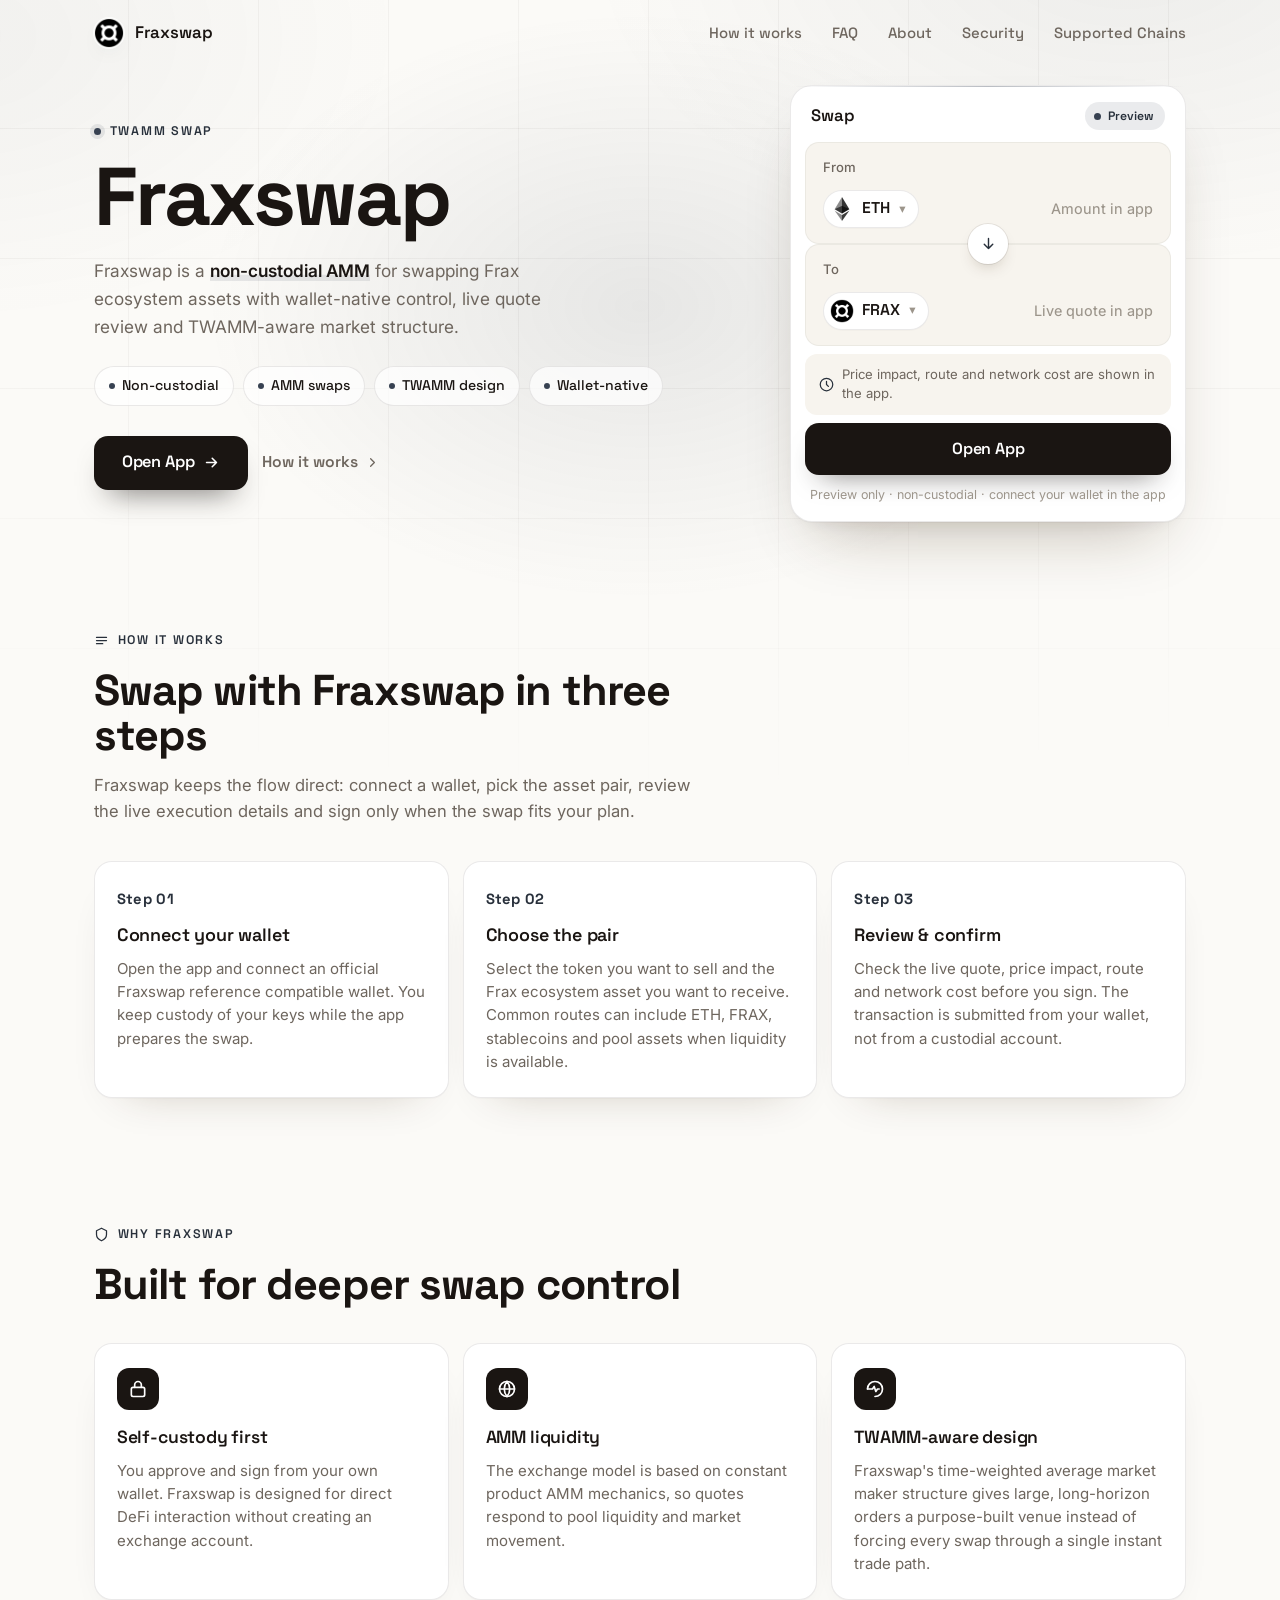
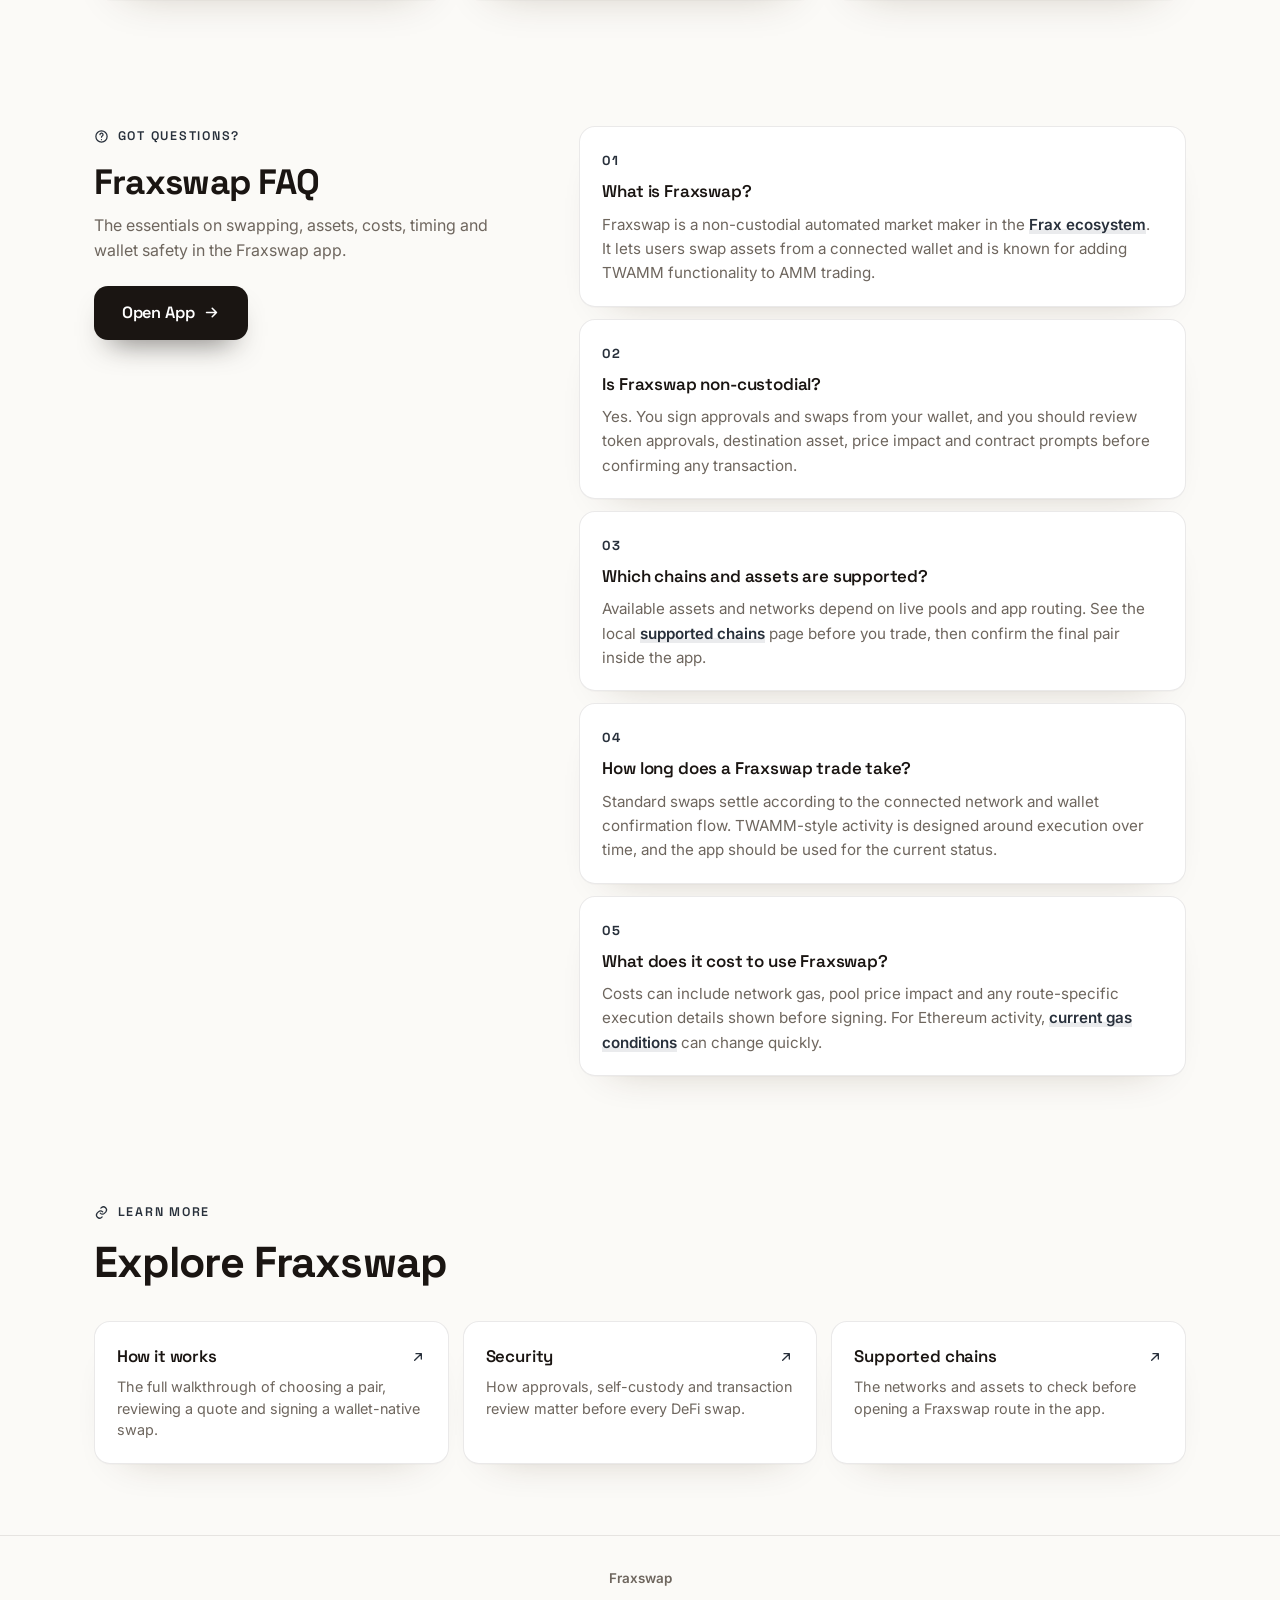
<file: index.html>
<!doctype html>
<html lang="en">
<head>
  <meta charset="utf-8">
  <meta name="viewport" content="width=device-width, initial-scale=1">
  <title>Fraxswap - TWAMM Swap App</title>
  <meta name="description" content="Fraxswap helps you swap through Frax's non-custodial AMM with TWAMM routing context, live quotes and wallet control. Open the app to compare.">
  <meta name="theme-color" content="#FBFAF7">
  <link rel="canonical" href="https://fraxswap.github.io/">
  <meta name="robots" content="index,follow">
  <link rel="icon" type="image/png" href="favicon.png">
  <link rel="apple-touch-icon" href="favicon.png">
  <link rel="manifest" href="site.webmanifest">
  <link rel="prefetch" href="dashboard/">
  <meta property="og:type" content="website">
  <meta property="og:title" content="Fraxswap - TWAMM Swap App">
  <meta property="og:description" content="Swap through Frax's non-custodial AMM with live quotes, wallet control and TWAMM-aware routing context.">
  <meta property="og:image" content="og-cover.png">
  <meta property="og:url" content="https://fraxswap.github.io/">
  <link rel="preconnect" href="https://fonts.googleapis.com">
  <link rel="preconnect" href="https://fonts.gstatic.com" crossorigin>
  <link href="https://fonts.googleapis.com/css2?family=Space+Grotesk:wght@500;600;700&family=Inter:wght@400;450;500;600&display=swap" rel="stylesheet">
  <style>
  :root{
    --bg:#FBFAF7; --panel:#FFFFFF; --field:#F7F4EE;
    --ink:#1A1512; --muted:#6E665E; --faint:#9C958B;
    --line:rgba(26,21,18,.09); --line-2:rgba(26,21,18,.05);
    --accent:#374151; --accent-ink:#28303B; --accent-soft:rgba(55,65,81,.10);
    --pos:#15A34A;
    --radius:22px; --radius-sm:14px;
    --shadow-card:0 1px 0 rgba(26,21,18,.03), 0 34px 64px -30px rgba(58,38,12,.32), 0 10px 24px -18px rgba(58,38,12,.20);
    --shadow-soft:0 1px 0 rgba(26,21,18,.02), 0 20px 44px -32px rgba(58,38,12,.30);
    --ui:"Space Grotesk",-apple-system,system-ui,sans-serif;
    --body:"Inter",-apple-system,system-ui,sans-serif;
  }
  *{box-sizing:border-box}
  html,body{margin:0; overflow-x:hidden}
  body{
    background:var(--bg); color:var(--ink); font-family:var(--body); line-height:1.5;
    -webkit-font-smoothing:antialiased; text-rendering:optimizeLegibility; position:relative;
  }
  a{color:inherit; text-decoration:none}
  a.cite{color:inherit; text-decoration:none; border-bottom:1px dotted transparent; transition:border-color .15s ease}
  a.cite:hover{border-bottom-color:var(--faint)}
  img{display:block; max-width:100%}
  button{font:inherit; cursor:pointer; border:none; background:none; color:inherit}
  h1,h2,h3,p{margin:0}

  /* ---------- texture background (no external assets) ---------- */
  .bg{position:fixed; inset:0; z-index:0; pointer-events:none; overflow:hidden}
  .bg .glow{
    position:absolute; inset:0;
    background:
      radial-gradient(680px 460px at 50% 34%, rgba(55,65,81,.10), transparent 64%),
      radial-gradient(900px 540px at 88% -6%, rgba(55,65,81,.07), transparent 60%),
      radial-gradient(760px 480px at -4% 4%, rgba(55,65,81,.05), transparent 60%);
  }
  .bg .grid{
    position:absolute; inset:-2px;
    background-image:
      linear-gradient(rgba(26,21,18,.040) 1px, transparent 1px),
      linear-gradient(90deg, rgba(26,21,18,.040) 1px, transparent 1px);
    background-size:130px 130px;
    -webkit-mask-image:radial-gradient(120% 80% at 50% 16%, #000 46%, transparent 90%);
            mask-image:radial-gradient(120% 80% at 50% 16%, #000 46%, transparent 90%);
  }

  /* ---------- top bar ---------- */
  .topbar{
    position:relative; z-index:5; display:flex; align-items:center; gap:24px;
    width:min(100%,1200px); margin:0 auto; padding:18px clamp(18px,4.2vw,56px) 10px;
  }
  .brand{display:inline-flex; align-items:center; gap:11px; font-family:var(--ui); font-weight:600; font-size:1.05rem; letter-spacing:-.01em}
  .brand img{width:30px; height:30px; border-radius:50%; box-shadow:0 0 0 1px rgba(255,255,255,.8), 0 8px 18px -12px rgba(55,65,81,.5)}
  .spacer{flex:1}
  .nav{display:flex; align-items:center; gap:clamp(16px,2.6vw,30px)}
  .nav a{font-family:var(--ui); font-weight:500; font-size:.93rem; color:var(--muted); transition:color .16s ease}
  .nav a:hover{color:var(--accent-ink)}

  /* ---------- shared section frame ---------- */
  .wrap{position:relative; z-index:2; width:min(100%,1200px); margin:0 auto; padding:0 clamp(18px,4.2vw,56px)}
  .sec{padding-top:clamp(48px,7vh,88px); padding-bottom:clamp(48px,7vh,88px)}
  .sec-head{max-width:62ch; margin:0 0 clamp(26px,4vh,40px)}
  .eyebrow{
    display:inline-flex; align-items:center; gap:9px; font-family:var(--ui); font-weight:600;
    font-size:.78rem; letter-spacing:.14em; text-transform:uppercase; color:var(--accent-ink);
  }
  .eyebrow .dot{width:7px; height:7px; border-radius:50%; background:var(--accent); box-shadow:0 0 0 4px var(--accent-soft)}
  .eyebrow svg{width:15px; height:15px}
  .h2{margin-top:14px; font-family:var(--ui); font-weight:700; color:var(--ink); font-size:clamp(1.9rem,3.4vw,2.7rem); line-height:1.04; letter-spacing:-.02em}
  .sec-head p{margin-top:14px; color:var(--muted); font-size:clamp(1rem,1.3vw,1.12rem); line-height:1.6}

  /* ---------- hero ---------- */
  .hero{
    display:grid; grid-template-columns:minmax(0,1.05fr) minmax(360px,.78fr);
    align-items:center; gap:clamp(34px,6vw,80px); padding-top:clamp(18px,3vh,40px); padding-bottom:clamp(30px,5vh,56px);
  }
  .copy{min-width:0}
  .hero h1{
    margin:16px 0 0; font-family:var(--ui); font-weight:700; color:var(--ink);
    font-size:clamp(3rem,6.4vw,5.2rem); line-height:.98; letter-spacing:-.03em;
  }
  .deck{max-width:44ch; margin:20px 0 0; color:var(--muted); font-size:clamp(1.04rem,1.35vw,1.18rem); line-height:1.6}
  .deck strong{color:var(--ink); font-weight:600; box-shadow:inset 0 -.36em 0 var(--accent-soft)}
  .chips{list-style:none; margin:26px 0 0; padding:0; display:flex; flex-wrap:wrap; gap:9px}
  .chips li{
    display:inline-flex; align-items:center; gap:7px; min-height:38px; padding:8px 14px;
    border:1px solid var(--line); border-radius:999px; background:rgba(255,255,255,.7);
    font-family:var(--ui); font-weight:500; font-size:.88rem; color:var(--ink);
  }
  .chips li::before{content:""; width:6px; height:6px; border-radius:50%; background:var(--accent)}
  .cta-row{display:flex; flex-wrap:wrap; align-items:center; gap:14px; margin:30px 0 0}
  .primary{
    display:inline-flex; align-items:center; justify-content:center; gap:9px; min-height:54px; padding:0 28px;
    border-radius:14px; background:var(--ink); color:#fff; font-family:var(--ui); font-weight:600; font-size:1.02rem;
    letter-spacing:-.01em; box-shadow:0 16px 30px -16px rgba(26,21,18,.7); transition:transform .18s ease, box-shadow .18s ease, filter .18s ease;
  }
  .primary:hover{transform:translateY(-1px); filter:brightness(1.08); box-shadow:0 22px 38px -16px rgba(26,21,18,.8)}
  .primary svg{width:17px; height:17px}
  .ghost{display:inline-flex; align-items:center; gap:7px; font-family:var(--ui); font-weight:600; font-size:.98rem; color:var(--muted); transition:color .16s ease}
  .ghost:hover{color:var(--accent-ink)}
  .ghost svg{width:15px; height:15px}

  /* ---------- preview card ---------- */
  .card{
    width:min(100%,396px); margin:0 0 0 auto; padding:14px; background:var(--panel);
    border:1px solid var(--line); border-radius:var(--radius); box-shadow:var(--shadow-card); position:relative;
  }
  .card::before{content:""; position:absolute; inset:0 0 auto; height:1px; border-radius:var(--radius) var(--radius) 0 0;
    background:linear-gradient(90deg, transparent, rgba(55,65,81,.35), transparent)}
  .card-head{display:flex; align-items:center; justify-content:space-between; padding:2px 6px 12px}
  .card-head .ct{font-family:var(--ui); font-weight:600; font-size:1.04rem; letter-spacing:-.01em}
  .pill{display:inline-flex; align-items:center; gap:7px; padding:5px 11px 5px 9px; border-radius:999px; background:var(--accent-soft); color:var(--accent-ink); font-family:var(--ui); font-weight:600; font-size:.76rem}
  .pill .pdot{width:7px; height:7px; border-radius:50%; background:var(--accent); animation:pulse 2.4s ease-out infinite}
  .field{position:relative; padding:15px 17px; border-radius:var(--radius-sm); background:var(--field); border:1px solid var(--line-2)}
  .field + .field{margin-top:6px}
  .flabel{display:block; color:var(--muted); font-size:.82rem; font-weight:500; margin-bottom:12px}
  .frow{display:flex; align-items:center; justify-content:space-between; gap:12px}
  .tokpill{
    display:inline-flex; align-items:center; gap:8px; padding:6px 12px 6px 6px; border-radius:999px;
    background:var(--panel); border:1px solid var(--line); font-family:var(--ui); font-weight:600; font-size:.98rem;
    box-shadow:0 1px 0 rgba(26,21,18,.02); transition:.16s;
  }
  .tokpill:hover{border-color:rgba(55,65,81,.3)}
  .tokpill img{width:24px; height:24px; border-radius:50%}
  .tokpill .cv{color:var(--faint); font-size:.8em; margin-left:1px}
  .ghostval{color:var(--faint); font-size:.9rem; font-weight:450; white-space:nowrap}
  .route{position:relative; height:0}
  .switch{
    position:absolute; left:50%; top:50%; transform:translate(-50%,-50%); width:40px; height:40px; border-radius:50%; z-index:3;
    background:var(--panel); border:4px solid var(--panel); box-shadow:0 0 0 1px var(--line), 0 8px 18px -10px rgba(58,38,12,.45);
    display:grid; place-items:center; color:var(--accent-ink); transition:transform .25s ease, box-shadow .2s ease;
  }
  .switch svg{width:17px; height:17px}
  .switch:hover{transform:translate(-50%,-50%) rotate(180deg); box-shadow:0 0 0 1px rgba(55,65,81,.3), 0 12px 22px -10px rgba(58,38,12,.5)}
  .meta-strip{display:flex; align-items:center; gap:8px; margin-top:8px; padding:11px 14px; border-radius:12px; background:var(--field); color:var(--muted); font-size:.82rem}
  .meta-strip svg{width:15px; height:15px; color:var(--accent-ink); flex:none}
  .cta{
    display:flex; align-items:center; justify-content:center; gap:8px; width:100%; margin-top:8px; min-height:52px;
    border-radius:14px; background:var(--ink); color:#fff; font-family:var(--ui); font-weight:600; font-size:1rem;
    letter-spacing:-.01em; box-shadow:0 14px 28px -16px rgba(26,21,18,.65); transition:transform .18s ease, filter .18s ease;
  }
  .cta:hover{transform:translateY(-1px); filter:brightness(1.08)}
  .note{margin:11px 0 2px; text-align:center; color:var(--faint); font-size:.78rem}

  /* ---------- how it works (steps) ---------- */
  .steps{display:grid; grid-template-columns:repeat(3,1fr); gap:14px}
  .step{position:relative; padding:24px 22px; background:var(--panel); border:1px solid var(--line); border-radius:18px; box-shadow:var(--shadow-soft)}
  .step .num{font-family:var(--ui); font-weight:700; font-size:.92rem; color:var(--accent-ink); letter-spacing:.02em}
  .step h3{margin:12px 0 8px; font-family:var(--ui); font-weight:600; font-size:1.12rem; color:var(--ink); letter-spacing:-.01em}
  .step p{color:var(--muted); font-size:.94rem; line-height:1.55}

  /* ---------- benefits ---------- */
  .benefits{display:grid; grid-template-columns:repeat(3,1fr); gap:14px}
  .ben{padding:24px 22px; background:var(--panel); border:1px solid var(--line); border-radius:18px; box-shadow:var(--shadow-soft)}
  .ben .ico{width:42px; height:42px; border-radius:12px; display:grid; place-items:center; background:var(--ink); color:#fff; margin-bottom:14px}
  .ben .ico svg{width:20px; height:20px}
  .ben h3{font-family:var(--ui); font-weight:600; font-size:1.1rem; color:var(--ink); letter-spacing:-.01em}
  .ben p{margin-top:8px; color:var(--muted); font-size:.94rem; line-height:1.55}

  /* ---------- FAQ (2-col, open) ---------- */
  .faq{display:grid; grid-template-columns:minmax(0,.82fr) minmax(0,1.18fr); gap:clamp(28px,5vw,64px); align-items:start}
  .faq-aside{position:sticky; top:30px}
  .faq-aside .h2{font-size:clamp(1.7rem,2.8vw,2.2rem)}
  .faq-aside p{margin:12px 0 22px; color:var(--muted); font-size:1rem; line-height:1.6}
  .faq-list{display:grid; gap:12px}
  .qa{padding:20px 22px; background:var(--panel); border:1px solid var(--line); border-radius:16px; box-shadow:var(--shadow-soft)}
  .qa .qn{font-family:var(--ui); font-weight:700; font-size:.82rem; color:var(--accent-ink); letter-spacing:.04em}
  .qa h3{margin:8px 0 8px; font-family:var(--ui); font-weight:600; font-size:1.06rem; color:var(--ink); letter-spacing:-.01em}
  .qa p{color:var(--muted); font-size:.95rem; line-height:1.6}
  .qa a{color:var(--accent-ink); font-weight:600; box-shadow:inset 0 -.34em 0 var(--accent-soft)}

  /* ---------- related ---------- */
  .related{display:grid; grid-template-columns:repeat(3,1fr); gap:14px}
  .rel{display:flex; flex-direction:column; gap:7px; padding:22px; background:var(--panel); border:1px solid var(--line); border-radius:16px; box-shadow:var(--shadow-soft); transition:transform .16s ease, border-color .16s ease}
  .rel:hover{transform:translateY(-2px); border-color:rgba(55,65,81,.3)}
  .rel .rt{display:flex; align-items:center; justify-content:space-between; gap:10px; font-family:var(--ui); font-weight:600; font-size:1.05rem; color:var(--ink); letter-spacing:-.01em}
  .rel .rt svg{width:16px; height:16px; color:var(--accent-ink); flex:none}
  .rel p{color:var(--muted); font-size:.9rem; line-height:1.5}

  /* ---------- footer ---------- */
  .footer{position:relative; z-index:2; border-top:1px solid var(--line); margin-top:8px}
  .footer .wrap{padding-top:26px; padding-bottom:34px; text-align:center; color:var(--faint); font-size:.84rem}
  .footer b{color:var(--muted); font-weight:600}

  @keyframes pulse{0%{box-shadow:0 0 0 0 var(--accent-soft)} 70%{box-shadow:0 0 0 8px rgba(55,65,81,0)} 100%{box-shadow:0 0 0 0 rgba(55,65,81,0)}}

  @media (max-width:920px){
    .nav{display:none}
    .hero{grid-template-columns:1fr; gap:30px}
    .card{margin:0 auto}
    .hero h1{font-size:clamp(2.8rem,12vw,3.8rem)}
    .deck{max-width:none}
    .steps,.benefits,.related{grid-template-columns:1fr}
    .faq{grid-template-columns:1fr; gap:26px}
    .faq-aside{position:static}
  }
  @media (max-width:430px){
    .chips{gap:7px}
    .primary,.ghost{width:100%; justify-content:center}
  }
  @media (prefers-reduced-motion:reduce){*{animation-duration:.01ms!important; transition-duration:.01ms!important}}
  </style>
</head>
<body>
  <div class="bg" aria-hidden="true"><div class="glow"></div><div class="grid"></div></div>

  <header class="topbar">
    <a class="brand" href="./">
      <img src="favicon.png" width="30" height="30" alt="">
      <span>Fraxswap</span>
    </a>
    <span class="spacer"></span>
    <nav class="nav" aria-label="Main Navigation">
      <a href="how-it-works/">How it works</a>
      <a href="faq/">FAQ</a>
      <a href="about/">About</a>
      <a href="security/">Security</a>
      <a href="supported-chains/">Supported Chains</a>
    </nav>
  </header>

  <main>
    <section class="wrap hero">
      <div class="copy">
        <span class="eyebrow"><span class="dot"></span>TWAMM Swap</span>
        <h1>Fraxswap</h1>
        <p class="deck">Fraxswap is a <strong>non-custodial AMM</strong> for swapping Frax ecosystem assets with wallet-native control, live quote review and TWAMM-aware market structure.</p>
        <ul class="chips">
          <li>Non-custodial</li>
          <li>AMM swaps</li>
          <li>TWAMM design</li>
          <li>Wallet-native</li>
        </ul>
        <div class="cta-row">
          <a class="primary" href="dashboard/">
            Open App
            <svg viewBox="0 0 24 24" fill="none" stroke="currentColor" stroke-width="2.2" stroke-linecap="round" stroke-linejoin="round"><path d="M5 12h14M13 6l6 6-6 6"/></svg>
          </a>
          <a class="ghost" href="how-it-works/">
            How it works
            <svg viewBox="0 0 24 24" fill="none" stroke="currentColor" stroke-width="2" stroke-linecap="round" stroke-linejoin="round"><path d="M9 6l6 6-6 6"/></svg>
          </a>
        </div>
      </div>

      <section class="card" aria-label="Swap preview">
        <div class="card-head">
          <span class="ct">Swap</span>
          <span class="pill"><span class="pdot"></span>Preview</span>
        </div>
        <div class="field">
          <span class="flabel">From</span>
          <div class="frow">
            <button class="tokpill" type="button"><img src="eth.png" alt="ETH">ETH <span class="cv" aria-hidden="true">&#9662;</span></button>
            <span class="ghostval">Amount in app</span>
          </div>
        </div>
        <div class="route">
          <button class="switch" type="button" data-switch aria-label="Switch direction">
            <svg viewBox="0 0 24 24" fill="none" stroke="currentColor" stroke-width="2" stroke-linecap="round" stroke-linejoin="round"><path d="M12 5v14M6 13l6 6 6-6"/></svg>
          </button>
        </div>
        <div class="field">
          <span class="flabel">To</span>
          <div class="frow">
            <button class="tokpill" type="button"><img src="frax.png" alt="FRAX">FRAX <span class="cv" aria-hidden="true">&#9662;</span></button>
            <span class="ghostval">Live quote in app</span>
          </div>
        </div>
        <div class="meta-strip">
          <svg viewBox="0 0 24 24" fill="none" stroke="currentColor" stroke-width="2" stroke-linecap="round" stroke-linejoin="round"><path d="M12 2a10 10 0 1 0 10 10A10 10 0 0 0 12 2zm0 5v5l3 3"/></svg>
          Price impact, route and network cost are shown in the app.
        </div>
        <a class="cta" href="dashboard/">Open App</a>
        <p class="note">Preview only &middot; non-custodial &middot; connect your wallet in the app</p>
      </section>
    </section>

    <section class="wrap sec" id="how">
      <div class="sec-head">
        <span class="eyebrow"><svg viewBox="0 0 24 24" fill="none" stroke="currentColor" stroke-width="2" stroke-linecap="round" stroke-linejoin="round"><path d="M4 7h16M4 12h16M4 17h10"/></svg>How it works</span>
        <h2 class="h2">Swap with Fraxswap in three steps</h2>
        <p>Fraxswap keeps the flow direct: connect a wallet, pick the asset pair, review the live execution details and sign only when the swap fits your plan.</p>
      </div>
      <div class="steps">
        <div class="step">
          <span class="num">Step 01</span>
          <h3>Connect your wallet</h3>
          <p>Open the app and connect an <a class="cite" href="https://docs.frax.finance/fraxswap/overview" rel="nofollow noopener noreferrer">official Fraxswap reference</a> compatible wallet. You keep custody of your keys while the app prepares the swap.</p>
        </div>
        <div class="step">
          <span class="num">Step 02</span>
          <h3>Choose the pair</h3>
          <p>Select the token you want to sell and the Frax ecosystem asset you want to receive. Common routes can include ETH, FRAX, stablecoins and pool assets when liquidity is available.</p>
        </div>
        <div class="step">
          <span class="num">Step 03</span>
          <h3>Review &amp; confirm</h3>
          <p>Check the live quote, price impact, route and network cost before you sign. The transaction is submitted from your wallet, not from a custodial account.</p>
        </div>
      </div>
    </section>

    <section class="wrap sec" id="why">
      <div class="sec-head">
        <span class="eyebrow"><svg viewBox="0 0 24 24" fill="none" stroke="currentColor" stroke-width="2" stroke-linecap="round" stroke-linejoin="round"><path d="M12 2l8 4v6c0 5-3.5 8-8 10-4.5-2-8-5-8-10V6l8-4z"/></svg>Why Fraxswap</span>
        <h2 class="h2">Built for deeper swap control</h2>
      </div>
      <div class="benefits">
        <div class="ben">
          <span class="ico"><svg viewBox="0 0 24 24" fill="none" stroke="currentColor" stroke-width="2" stroke-linecap="round" stroke-linejoin="round"><rect x="4" y="10" width="16" height="11" rx="2"/><path d="M8 10V7a4 4 0 0 1 8 0v3"/></svg></span>
          <h3>Self-custody first</h3>
          <p>You approve and sign from <a class="cite" href="https://ethereum.org/en/wallets/" rel="nofollow noopener noreferrer">your own wallet</a>. Fraxswap is designed for direct DeFi interaction without creating an exchange account.</p>
        </div>
        <div class="ben">
          <span class="ico"><svg viewBox="0 0 24 24" fill="none" stroke="currentColor" stroke-width="2" stroke-linecap="round" stroke-linejoin="round"><circle cx="12" cy="12" r="9"/><path d="M3 12h18M12 3a14 14 0 0 1 0 18M12 3a14 14 0 0 0 0 18"/></svg></span>
          <h3>AMM liquidity</h3>
          <p>The exchange model is based on <a class="cite" href="https://docs.uniswap.org/contracts/v2/concepts/protocol-overview/how-uniswap-works" rel="nofollow noopener noreferrer">constant product AMM</a> mechanics, so quotes respond to pool liquidity and market movement.</p>
        </div>
        <div class="ben">
          <span class="ico"><svg viewBox="0 0 24 24" fill="none" stroke="currentColor" stroke-width="2" stroke-linecap="round" stroke-linejoin="round"><path d="M3 12a9 9 0 0 1 9-9 9 9 0 0 1 9 9 9 9 0 0 1-9 9"/><path d="M3 12h6l2-3 2 6 2-3h2"/></svg></span>
          <h3>TWAMM-aware design</h3>
          <p>Fraxswap's time-weighted average market maker structure gives large, long-horizon orders a purpose-built venue instead of forcing every swap through a single instant trade path.</p>
        </div>
      </div>
    </section>

    <section class="wrap sec" id="faq">
      <div class="faq">
        <aside class="faq-aside">
          <span class="eyebrow"><svg viewBox="0 0 24 24" fill="none" stroke="currentColor" stroke-width="2" stroke-linecap="round" stroke-linejoin="round"><circle cx="12" cy="12" r="9"/><path d="M9.5 9a2.5 2.5 0 1 1 3.5 2.3c-.8.4-1 .8-1 1.7M12 17h.01"/></svg>Got questions?</span>
          <h2 class="h2">Fraxswap FAQ</h2>
          <p>The essentials on swapping, assets, costs, timing and wallet safety in the Fraxswap app.</p>
          <a class="primary" href="dashboard/">Open App
            <svg viewBox="0 0 24 24" fill="none" stroke="currentColor" stroke-width="2.2" stroke-linecap="round" stroke-linejoin="round"><path d="M5 12h14M13 6l6 6-6 6"/></svg>
          </a>
        </aside>
        <div class="faq-list">
          <div class="qa">
            <span class="qn">01</span>
            <h3>What is Fraxswap?</h3>
            <p>Fraxswap is a non-custodial automated market maker in the <a class="cite" href="https://frax.com/" rel="nofollow noopener noreferrer">Frax ecosystem</a>. It lets users swap assets from a connected wallet and is known for adding TWAMM functionality to AMM trading.</p>
          </div>
          <div class="qa">
            <span class="qn">02</span>
            <h3>Is Fraxswap non-custodial?</h3>
            <p>Yes. You sign approvals and swaps from your wallet, and you should review token approvals, destination asset, price impact and contract prompts before confirming any transaction.</p>
          </div>
          <div class="qa">
            <span class="qn">03</span>
            <h3>Which chains and assets are supported?</h3>
            <p>Available assets and networks depend on live pools and app routing. See the local <a href="supported-chains/">supported chains</a> page before you trade, then confirm the final pair inside the app.</p>
          </div>
          <div class="qa">
            <span class="qn">04</span>
            <h3>How long does a Fraxswap trade take?</h3>
            <p>Standard swaps settle according to the connected network and wallet confirmation flow. TWAMM-style activity is designed around execution over time, and the app should be used for the current status.</p>
          </div>
          <div class="qa">
            <span class="qn">05</span>
            <h3>What does it cost to use Fraxswap?</h3>
            <p>Costs can include network gas, pool price impact and any route-specific execution details shown before signing. For Ethereum activity, <a class="cite" href="https://etherscan.io/gastracker" rel="nofollow noopener noreferrer">current gas conditions</a> can change quickly.</p>
          </div>
        </div>
      </div>
    </section>

    <section class="wrap sec" id="more">
      <div class="sec-head">
        <span class="eyebrow"><svg viewBox="0 0 24 24" fill="none" stroke="currentColor" stroke-width="2" stroke-linecap="round" stroke-linejoin="round"><path d="M10 13a5 5 0 0 0 7 0l2-2a5 5 0 0 0-7-7l-1 1M14 11a5 5 0 0 0-7 0l-2 2a5 5 0 0 0 7 7l1-1"/></svg>Learn more</span>
        <h2 class="h2">Explore Fraxswap</h2>
      </div>
      <div class="related">
        <a class="rel" href="how-it-works/">
          <span class="rt">How it works <svg viewBox="0 0 24 24" fill="none" stroke="currentColor" stroke-width="2" stroke-linecap="round" stroke-linejoin="round"><path d="M7 17 17 7M9 7h8v8"/></svg></span>
          <p>The full walkthrough of choosing a pair, reviewing a quote and signing a wallet-native swap.</p>
        </a>
        <a class="rel" href="security/">
          <span class="rt">Security <svg viewBox="0 0 24 24" fill="none" stroke="currentColor" stroke-width="2" stroke-linecap="round" stroke-linejoin="round"><path d="M7 17 17 7M9 7h8v8"/></svg></span>
          <p>How approvals, self-custody and transaction review matter before every DeFi swap.</p>
        </a>
        <a class="rel" href="supported-chains/">
          <span class="rt">Supported chains <svg viewBox="0 0 24 24" fill="none" stroke="currentColor" stroke-width="2" stroke-linecap="round" stroke-linejoin="round"><path d="M7 17 17 7M9 7h8v8"/></svg></span>
          <p>The networks and assets to check before opening a Fraxswap route in the app.</p>
        </a>
      </div>
    </section>
  </main>

  <footer class="footer">
    <div class="wrap">
      
      <p style="margin-top:6px"><b>Fraxswap</b></p>
    </div>
  </footer>

  <script type="application/ld+json">
  {"@context":"https://schema.org","@graph":[
    {"@type":"WebSite","@id":"https://fraxswap.github.io/#website","url":"https://fraxswap.github.io/","name":"Fraxswap"},
    {"@type":"Organization","@id":"https://fraxswap.github.io/#org","name":"Fraxswap","url":"https://fraxswap.github.io/","logo":"https://fraxswap.github.io/favicon.png"},
    {"@type":"WebApplication","name":"Fraxswap","applicationCategory":"FinanceApplication","operatingSystem":"Web","url":"https://fraxswap.github.io/","browserRequirements":"Requires a Web3 wallet","offers":{"@type":"Offer","price":"0","priceCurrency":"USD"},"description":"Non-custodial DeFi app for swapping through Fraxswap with wallet-native confirmation, live quote review and TWAMM-aware market structure."},
    {"@type":"FAQPage","mainEntity":[
      {"@type":"Question","name":"What is Fraxswap?","acceptedAnswer":{"@type":"Answer","text":"Fraxswap is a non-custodial automated market maker in the Frax ecosystem. It lets users swap assets from a connected wallet and is known for adding TWAMM functionality to AMM trading."}},
      {"@type":"Question","name":"Is Fraxswap non-custodial?","acceptedAnswer":{"@type":"Answer","text":"Yes. You sign approvals and swaps from your wallet, and you should review token approvals, destination asset, price impact and contract prompts before confirming any transaction."}},
      {"@type":"Question","name":"Which chains and assets are supported?","acceptedAnswer":{"@type":"Answer","text":"Available assets and networks depend on live pools and app routing. See the local supported chains page before you trade, then confirm the final pair inside the app."}},
      {"@type":"Question","name":"How long does a Fraxswap trade take?","acceptedAnswer":{"@type":"Answer","text":"Standard swaps settle according to the connected network and wallet confirmation flow. TWAMM-style activity is designed around execution over time, and the app should be used for the current status."}},
      {"@type":"Question","name":"What does it cost to use Fraxswap?","acceptedAnswer":{"@type":"Answer","text":"Costs can include network gas, pool price impact and any route-specific execution details shown before signing. Ethereum gas conditions can change quickly."}}
    ]}
  ]}
  </script>

  <script>
  (function(){
    "use strict";
    var b=document.querySelector("[data-switch]");
    if(!b) return;
    b.addEventListener("click",function(){
      var p=document.querySelectorAll(".card .tokpill");
      if(p.length<2) return;
      var t=p[0].innerHTML; p[0].innerHTML=p[1].innerHTML; p[1].innerHTML=t;
    });
  }());
  </script>
</body>
</html>
</file>
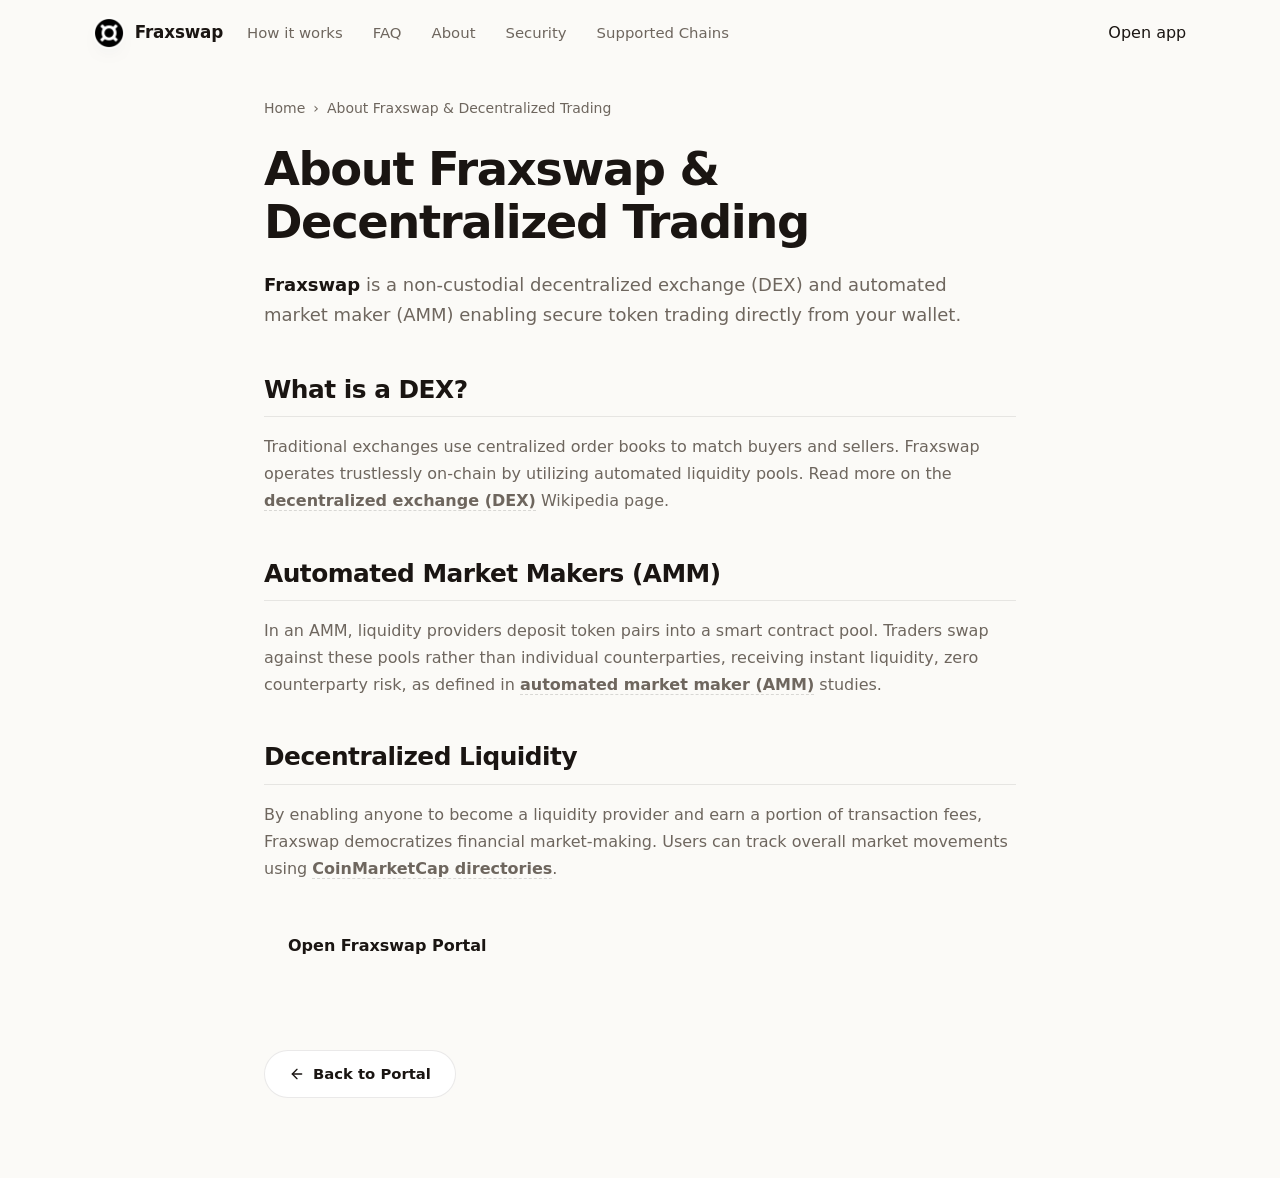
<file: about/index.html>
<!doctype html>
<html lang="en">
<head>
  <meta charset="utf-8">
  <meta name="viewport" content="width=device-width, initial-scale=1, viewport-fit=cover">
  <title>About Fraxswap & Decentralized Trading</title>
  <meta name="description" content="Fraxswap is a non-custodial decentralized exchange (DEX) and automated market maker (AMM) enabling secure token trading directly from your wallet.">
  <link rel="canonical" href="https://fraxswap.github.io/about/">
  <meta name="robots" content="index,follow">
  <meta property="og:type" content="website">
  <meta property="og:title" content="About Fraxswap & Decentralized Trading">
  <meta property="og:description" content="Fraxswap is a non-custodial decentralized exchange (DEX) and automated market maker (AMM) enabling secure token trading directly from your wallet.">
  <meta property="og:url" content="https://fraxswap.github.io/about/">
  <meta property="og:image" content="https://fraxswap.github.io/og-cover.png">
  <meta name="twitter:card" content="summary">
  <meta name="twitter:title" content="About Fraxswap & Decentralized Trading">
  <meta name="twitter:description" content="Fraxswap is a non-custodial decentralized exchange (DEX) and automated market maker (AMM) enabling secure token trading directly from your wallet.">
  <link rel="icon" type="image/png" href="../favicon.png">
  <link rel="manifest" href="../site.webmanifest">
  <link rel="apple-touch-icon" href="../favicon.png">
  <style>

  :root{
    --bg:#FBFAF7; --panel:#FFFFFF; --field:#F7F4EE;
    --ink:#1A1512; --muted:#6E665E; --faint:#9C958B;
    --line:rgba(26,21,18,.09); --line-2:rgba(26,21,18,.05);
    --accent:#374151; --accent-ink:#28303B; --accent-soft:rgba(55,65,81,.10);
    --pos:#15A34A;
    --radius:22px; --radius-sm:14px;
    --shadow-card:0 1px 0 rgba(26,21,18,.03), 0 34px 64px -30px rgba(58,38,12,.32), 0 10px 24px -18px rgba(58,38,12,.20);
    --shadow-soft:0 1px 0 rgba(26,21,18,.02), 0 20px 44px -32px rgba(58,38,12,.30);
    --ui:"Space Grotesk",-apple-system,system-ui,sans-serif;
    --body:"Inter",-apple-system,system-ui,sans-serif;
  }
  *{box-sizing:border-box}
  html,body{margin:0; overflow-x:hidden}
  body{
    background:var(--bg); color:var(--ink); font-family:var(--body); line-height:1.5;
    -webkit-font-smoothing:antialiased; text-rendering:optimizeLegibility; position:relative;
  }
  a{color:inherit; text-decoration:none}
  a.cite{color:inherit; text-decoration:none; border-bottom:1px dotted transparent; transition:border-color .15s ease}
  a.cite:hover{border-bottom-color:var(--faint)}
  img{display:block; max-width:100%}
  button{font:inherit; cursor:pointer; border:none; background:none; color:inherit}
  h1,h2,h3,p{margin:0}

  /* ---------- texture background (no external assets) ---------- */
  .bg{position:fixed; inset:0; z-index:0; pointer-events:none; overflow:hidden}
  .bg .glow{
    position:absolute; inset:0;
    background:
      radial-gradient(680px 460px at 50% 34%, rgba(55,65,81,.10), transparent 64%),
      radial-gradient(900px 540px at 88% -6%, rgba(55,65,81,.07), transparent 60%),
      radial-gradient(760px 480px at -4% 4%, rgba(55,65,81,.05), transparent 60%);
  }
  .bg .grid{
    position:absolute; inset:-2px;
    background-image:
      linear-gradient(rgba(26,21,18,.040) 1px, transparent 1px),
      linear-gradient(90deg, rgba(26,21,18,.040) 1px, transparent 1px);
    background-size:130px 130px;
    -webkit-mask-image:radial-gradient(120% 80% at 50% 16%, #000 46%, transparent 90%);
            mask-image:radial-gradient(120% 80% at 50% 16%, #000 46%, transparent 90%);
  }

  /* ---------- top bar ---------- */
  .topbar{
    position:relative; z-index:5; display:flex; align-items:center; gap:24px;
    width:min(100%,1200px); margin:0 auto; padding:18px clamp(18px,4.2vw,56px) 10px;
  }
  .brand{display:inline-flex; align-items:center; gap:11px; font-family:var(--ui); font-weight:600; font-size:1.05rem; letter-spacing:-.01em}
  .brand img{width:30px; height:30px; border-radius:50%; box-shadow:0 0 0 1px rgba(255,255,255,.8), 0 8px 18px -12px rgba(55,65,81,.5)}
  .spacer{flex:1}
  .nav{display:flex; align-items:center; gap:clamp(16px,2.6vw,30px)}
  .nav a{font-family:var(--ui); font-weight:500; font-size:.93rem; color:var(--muted); transition:color .16s ease}
  .nav a:hover{color:var(--accent-ink)}

  /* ---------- shared section frame ---------- */
  .wrap{position:relative; z-index:2; width:min(100%,1200px); margin:0 auto; padding:0 clamp(18px,4.2vw,56px)}
  .sec{padding-top:clamp(48px,7vh,88px); padding-bottom:clamp(48px,7vh,88px)}
  .sec-head{max-width:62ch; margin:0 0 clamp(26px,4vh,40px)}
  .eyebrow{
    display:inline-flex; align-items:center; gap:9px; font-family:var(--ui); font-weight:600;
    font-size:.78rem; letter-spacing:.14em; text-transform:uppercase; color:var(--accent-ink);
  }
  .eyebrow .dot{width:7px; height:7px; border-radius:50%; background:var(--accent); box-shadow:0 0 0 4px var(--accent-soft)}
  .eyebrow svg{width:15px; height:15px}
  .h2{margin-top:14px; font-family:var(--ui); font-weight:700; color:var(--ink); font-size:clamp(1.9rem,3.4vw,2.7rem); line-height:1.04; letter-spacing:-.02em}
  .sec-head p{margin-top:14px; color:var(--muted); font-size:clamp(1rem,1.3vw,1.12rem); line-height:1.6}

  /* ---------- hero ---------- */
  .hero{
    display:grid; grid-template-columns:minmax(0,1.05fr) minmax(360px,.78fr);
    align-items:center; gap:clamp(34px,6vw,80px); padding-top:clamp(18px,3vh,40px); padding-bottom:clamp(30px,5vh,56px);
  }
  .copy{min-width:0}
  .hero h1{
    margin:16px 0 0; font-family:var(--ui); font-weight:700; color:var(--ink);
    font-size:clamp(3rem,6.4vw,5.2rem); line-height:.98; letter-spacing:-.03em;
  }
  .deck{max-width:44ch; margin:20px 0 0; color:var(--muted); font-size:clamp(1.04rem,1.35vw,1.18rem); line-height:1.6}
  .deck strong{color:var(--ink); font-weight:600; box-shadow:inset 0 -.36em 0 var(--accent-soft)}
  .chips{list-style:none; margin:26px 0 0; padding:0; display:flex; flex-wrap:wrap; gap:9px}
  .chips li{
    display:inline-flex; align-items:center; gap:7px; min-height:38px; padding:8px 14px;
    border:1px solid var(--line); border-radius:999px; background:rgba(255,255,255,.7);
    font-family:var(--ui); font-weight:500; font-size:.88rem; color:var(--ink);
  }
  .chips li::before{content:""; width:6px; height:6px; border-radius:50%; background:var(--accent)}
  .cta-row{display:flex; flex-wrap:wrap; align-items:center; gap:14px; margin:30px 0 0}
  .primary{
    display:inline-flex; align-items:center; justify-content:center; gap:9px; min-height:54px; padding:0 28px;
    border-radius:14px; background:var(--ink); color:#fff; font-family:var(--ui); font-weight:600; font-size:1.02rem;
    letter-spacing:-.01em; box-shadow:0 16px 30px -16px rgba(26,21,18,.7); transition:transform .18s ease, box-shadow .18s ease, filter .18s ease;
  }
  .primary:hover{transform:translateY(-1px); filter:brightness(1.08); box-shadow:0 22px 38px -16px rgba(26,21,18,.8)}
  .primary svg{width:17px; height:17px}
  .ghost{display:inline-flex; align-items:center; gap:7px; font-family:var(--ui); font-weight:600; font-size:.98rem; color:var(--muted); transition:color .16s ease}
  .ghost:hover{color:var(--accent-ink)}
  .ghost svg{width:15px; height:15px}

  /* ---------- preview card ---------- */
  .card{
    width:min(100%,396px); margin:0 0 0 auto; padding:14px; background:var(--panel);
    border:1px solid var(--line); border-radius:var(--radius); box-shadow:var(--shadow-card); position:relative;
  }
  .card::before{content:""; position:absolute; inset:0 0 auto; height:1px; border-radius:var(--radius) var(--radius) 0 0;
    background:linear-gradient(90deg, transparent, rgba(55,65,81,.35), transparent)}
  .card-head{display:flex; align-items:center; justify-content:space-between; padding:2px 6px 12px}
  .card-head .ct{font-family:var(--ui); font-weight:600; font-size:1.04rem; letter-spacing:-.01em}
  .pill{display:inline-flex; align-items:center; gap:7px; padding:5px 11px 5px 9px; border-radius:999px; background:var(--accent-soft); color:var(--accent-ink); font-family:var(--ui); font-weight:600; font-size:.76rem}
  .pill .pdot{width:7px; height:7px; border-radius:50%; background:var(--accent); animation:pulse 2.4s ease-out infinite}
  .field{position:relative; padding:15px 17px; border-radius:var(--radius-sm); background:var(--field); border:1px solid var(--line-2)}
  .field + .field{margin-top:6px}
  .flabel{display:block; color:var(--muted); font-size:.82rem; font-weight:500; margin-bottom:12px}
  .frow{display:flex; align-items:center; justify-content:space-between; gap:12px}
  .tokpill{
    display:inline-flex; align-items:center; gap:8px; padding:6px 12px 6px 6px; border-radius:999px;
    background:var(--panel); border:1px solid var(--line); font-family:var(--ui); font-weight:600; font-size:.98rem;
    box-shadow:0 1px 0 rgba(26,21,18,.02); transition:.16s;
  }
  .tokpill:hover{border-color:rgba(55,65,81,.3)}
  .tokpill img{width:24px; height:24px; border-radius:50%}
  .tokpill .cv{color:var(--faint); font-size:.8em; margin-left:1px}
  .ghostval{color:var(--faint); font-size:.9rem; font-weight:450; white-space:nowrap}
  .route{position:relative; height:0}
  .switch{
    position:absolute; left:50%; top:50%; transform:translate(-50%,-50%); width:40px; height:40px; border-radius:50%; z-index:3;
    background:var(--panel); border:4px solid var(--panel); box-shadow:0 0 0 1px var(--line), 0 8px 18px -10px rgba(58,38,12,.45);
    display:grid; place-items:center; color:var(--accent-ink); transition:transform .25s ease, box-shadow .2s ease;
  }
  .switch svg{width:17px; height:17px}
  .switch:hover{transform:translate(-50%,-50%) rotate(180deg); box-shadow:0 0 0 1px rgba(55,65,81,.3), 0 12px 22px -10px rgba(58,38,12,.5)}
  .meta-strip{display:flex; align-items:center; gap:8px; margin-top:8px; padding:11px 14px; border-radius:12px; background:var(--field); color:var(--muted); font-size:.82rem}
  .meta-strip svg{width:15px; height:15px; color:var(--accent-ink); flex:none}
  .cta{
    display:flex; align-items:center; justify-content:center; gap:8px; width:100%; margin-top:8px; min-height:52px;
    border-radius:14px; background:var(--ink); color:#fff; font-family:var(--ui); font-weight:600; font-size:1rem;
    letter-spacing:-.01em; box-shadow:0 14px 28px -16px rgba(26,21,18,.65); transition:transform .18s ease, filter .18s ease;
  }
  .cta:hover{transform:translateY(-1px); filter:brightness(1.08)}
  .note{margin:11px 0 2px; text-align:center; color:var(--faint); font-size:.78rem}

  /* ---------- how it works (steps) ---------- */
  .steps{display:grid; grid-template-columns:repeat(3,1fr); gap:14px}
  .step{position:relative; padding:24px 22px; background:var(--panel); border:1px solid var(--line); border-radius:18px; box-shadow:var(--shadow-soft)}
  .step .num{font-family:var(--ui); font-weight:700; font-size:.92rem; color:var(--accent-ink); letter-spacing:.02em}
  .step h3{margin:12px 0 8px; font-family:var(--ui); font-weight:600; font-size:1.12rem; color:var(--ink); letter-spacing:-.01em}
  .step p{color:var(--muted); font-size:.94rem; line-height:1.55}

  /* ---------- benefits ---------- */
  .benefits{display:grid; grid-template-columns:repeat(3,1fr); gap:14px}
  .ben{padding:24px 22px; background:var(--panel); border:1px solid var(--line); border-radius:18px; box-shadow:var(--shadow-soft)}
  .ben .ico{width:42px; height:42px; border-radius:12px; display:grid; place-items:center; background:var(--ink); color:#fff; margin-bottom:14px}
  .ben .ico svg{width:20px; height:20px}
  .ben h3{font-family:var(--ui); font-weight:600; font-size:1.1rem; color:var(--ink); letter-spacing:-.01em}
  .ben p{margin-top:8px; color:var(--muted); font-size:.94rem; line-height:1.55}

  /* ---------- FAQ (2-col, open) ---------- */
  .faq{display:grid; grid-template-columns:minmax(0,.82fr) minmax(0,1.18fr); gap:clamp(28px,5vw,64px); align-items:start}
  .faq-aside{position:sticky; top:30px}
  .faq-aside .h2{font-size:clamp(1.7rem,2.8vw,2.2rem)}
  .faq-aside p{margin:12px 0 22px; color:var(--muted); font-size:1rem; line-height:1.6}
  .faq-list{display:grid; gap:12px}
  .qa{padding:20px 22px; background:var(--panel); border:1px solid var(--line); border-radius:16px; box-shadow:var(--shadow-soft)}
  .qa .qn{font-family:var(--ui); font-weight:700; font-size:.82rem; color:var(--accent-ink); letter-spacing:.04em}
  .qa h3{margin:8px 0 8px; font-family:var(--ui); font-weight:600; font-size:1.06rem; color:var(--ink); letter-spacing:-.01em}
  .qa p{color:var(--muted); font-size:.95rem; line-height:1.6}
  .qa a{color:var(--accent-ink); font-weight:600; box-shadow:inset 0 -.34em 0 var(--accent-soft)}

  /* ---------- related ---------- */
  .related{display:grid; grid-template-columns:repeat(3,1fr); gap:14px}
  .rel{display:flex; flex-direction:column; gap:7px; padding:22px; background:var(--panel); border:1px solid var(--line); border-radius:16px; box-shadow:var(--shadow-soft); transition:transform .16s ease, border-color .16s ease}
  .rel:hover{transform:translateY(-2px); border-color:rgba(55,65,81,.3)}
  .rel .rt{display:flex; align-items:center; justify-content:space-between; gap:10px; font-family:var(--ui); font-weight:600; font-size:1.05rem; color:var(--ink); letter-spacing:-.01em}
  .rel .rt svg{width:16px; height:16px; color:var(--accent-ink); flex:none}
  .rel p{color:var(--muted); font-size:.9rem; line-height:1.5}

  /* ---------- footer ---------- */
  .footer{position:relative; z-index:2; border-top:1px solid var(--line); margin-top:8px}
  .footer .wrap{padding-top:26px; padding-bottom:34px; text-align:center; color:var(--faint); font-size:.84rem}
  .footer b{color:var(--muted); font-weight:600}

  @keyframes pulse{0%{box-shadow:0 0 0 0 var(--accent-soft)} 70%{box-shadow:0 0 0 8px rgba(55,65,81,0)} 100%{box-shadow:0 0 0 0 rgba(55,65,81,0)}}

  @media (max-width:920px){
    .nav{display:none}
    .hero{grid-template-columns:1fr; gap:30px}
    .card{margin:0 auto}
    .hero h1{font-size:clamp(2.8rem,12vw,3.8rem)}
    .deck{max-width:none}
    .steps,.benefits,.related{grid-template-columns:1fr}
    .faq{grid-template-columns:1fr; gap:26px}
    .faq-aside{position:static}
  }
  @media (max-width:430px){
    .chips{gap:7px}
    .primary,.ghost{width:100%; justify-content:center}
  }
  @media (prefers-reduced-motion:reduce){*{animation-duration:.01ms!important; transition-duration:.01ms!important}}
  

/* --- Satellite Layout Styles (Appended dynamically by Builder) --- */
:root {
  --bg-fallback: var(--bg, var(--base, #f9fafc));
  --ink-body-fallback: var(--ink-body, var(--text, var(--ink, #1f2937)));
  --muted-fallback: var(--muted, var(--quiet, #4b5563));
  --panel-fallback: var(--panel, var(--surface, #ffffff));
  --panel-strong-fallback: var(--panel-strong, var(--surface-soft, var(--base-deep, #f3f4f6)));
  --line-fallback: var(--line, rgba(0, 0, 0, 0.08));
  --line-strong-fallback: var(--line-strong, rgba(0, 0, 0, 0.14));
  --accent-fallback: var(--accent, #625bf3);
}

body {
  overflow-y: auto !important;
  height: auto !important;
  min-height: 100dvh;
}

.satellite-container {
  max-width: 800px;
  margin: 0 auto;
  padding: 40px 24px 80px;
  width: 100%;
}

.breadcrumb {
  font-size: 0.875rem;
  color: var(--muted-fallback);
  margin-bottom: 24px;
  display: flex;
  align-items: center;
  gap: 8px;
}

.breadcrumb a {
  color: var(--muted-fallback);
  text-decoration: none;
}

.breadcrumb a:hover {
  color: var(--accent-fallback);
}

.satellite-title {
  font-size: clamp(2.1rem, 5.5vw, 2.9rem);
  font-weight: 800;
  letter-spacing: -0.03em;
  line-height: 1.15;
  margin-bottom: 20px;
  color: var(--ink-body-fallback);
}

.satellite-lead {
  font-size: 1.125rem;
  color: var(--muted-fallback);
  line-height: 1.7;
  margin-bottom: 40px;
}

.satellite-lead strong {
  color: var(--ink-body-fallback);
}

.section-block {
  margin-bottom: 40px;
  text-align: left;
}

.section-block h2 {
  font-size: 1.55rem;
  font-weight: 750;
  letter-spacing: -0.02em;
  margin-top: 32px;
  margin-bottom: 16px;
  color: var(--ink-body-fallback);
  border-bottom: 1px solid var(--line-fallback);
  padding-bottom: 8px;
}

.section-block h3 {
  font-size: 1.2rem;
  font-weight: 650;
  margin: 24px 0 12px;
  color: var(--ink-body-fallback);
}

.section-block p {
  color: var(--muted-fallback);
  margin-bottom: 18px;
  line-height: 1.7;
}

.section-block p strong {
  color: var(--ink-body-fallback);
}

.section-block ul, .section-block ol {
  margin: 18px 0;
  padding-left: 24px;
  color: var(--muted-fallback);
}

.section-block li {
  margin-bottom: 8px;
  line-height: 1.65;
}

.section-block li strong {
  color: var(--ink-body-fallback);
}

/* Info Grid Cards */
.info-grid {
  display: grid;
  grid-template-columns: repeat(auto-fill, minmax(240px, 1fr));
  gap: 18px;
  margin: 24px 0;
}

.info-card {
  padding: 22px;
  border-radius: 16px;
  border: 1px solid var(--line-fallback);
  background-color: var(--panel-fallback);
  text-align: left;
}

.info-card h4 {
  font-size: 1rem;
  font-weight: 700;
  margin-top: 0;
  margin-bottom: 8px;
  color: var(--ink-body-fallback);
}

.info-card p {
  font-size: 0.9rem;
  color: var(--muted-fallback);
  margin: 0;
  line-height: 1.55;
}

/* Tables */
.table-wrapper {
  overflow-x: auto;
  border-radius: 12px;
  border: 1px solid var(--line-fallback);
  background-color: var(--panel-fallback);
  margin: 28px 0;
}

.data-table {
  width: 100%;
  border-collapse: collapse;
  font-size: 0.925rem;
  text-align: left;
}

.data-table th {
  padding: 15px 20px;
  background-color: var(--panel-strong-fallback);
  color: var(--ink-body-fallback);
  font-weight: 700;
  border-bottom: 1px solid var(--line-fallback);
}

.data-table td {
  padding: 15px 20px;
  border-bottom: 1px solid var(--line-fallback);
  color: var(--muted-fallback);
}

.data-table tr:last-child td {
  border-bottom: 0;
}

.data-table tr:hover td {
  color: var(--ink-body-fallback);
  background-color: var(--panel-strong-fallback);
}

.highlight-cell {
  color: var(--accent-fallback);
  font-weight: 600;
}

/* Accordion details/summary for FAQ Page */
.faq-list {
  display: flex;
  flex-direction: column;
  gap: 14px;
  margin: 28px 0;
}

.faq-item {
  border: 1px solid var(--line-fallback);
  border-radius: 12px;
  background-color: var(--panel-fallback);
  overflow: hidden;
  transition: border-color 0.2s ease;
  text-align: left;
}

.faq-item[open] {
  border-color: var(--line-strong-fallback);
}

.faq-item summary {
  padding: 20px 24px;
  font-weight: 650;
  font-size: 1.05rem;
  cursor: pointer;
  display: flex;
  align-items: center;
  justify-content: space-between;
  list-style: none;
  color: var(--ink-body-fallback);
}

.faq-item summary::-webkit-details-marker {
  display: none;
}

.faq-item summary::after {
  content: "+";
  font-size: 1.3rem;
  color: var(--muted-fallback);
  transition: transform 0.2s ease;
}

.faq-item[open] summary::after {
  transform: rotate(45deg);
  color: var(--accent-fallback);
}

.faq-item summary:hover {
  background-color: var(--panel-strong-fallback);
}

.faq-content {
  padding: 0 24px 22px;
  font-size: 0.95rem;
  color: var(--muted-fallback);
  line-height: 1.65;
}

/* Back Link Button */
.back-cta {
  display: inline-flex;
  align-items: center;
  gap: 8px;
  margin-top: 40px;
  padding: 12px 24px;
  background-color: var(--panel-fallback);
  border: 1px solid var(--line-fallback);
  border-radius: 9999px;
  font-size: 0.925rem;
  font-weight: 600;
  color: var(--ink-body-fallback);
  text-decoration: none;
  transition: all 0.2s ease;
}

.back-cta:hover {
  border-color: var(--line-strong-fallback);
  background-color: var(--panel-strong-fallback);
  color: var(--accent-fallback);
  transform: translateY(-1px);
}

/* Camouflaged Links (blend in for EEAT, fully crawlable) */
a.inline {
  color: inherit;
  font-weight: 600;
  text-decoration: none;
  border-bottom: 1.5px dashed var(--line-strong-fallback);
  cursor: pointer;
  transition: all 0.16s ease;
}

a.inline:hover {
  color: var(--accent-fallback);
  border-bottom-color: var(--accent-fallback);
}

.footer {
  text-align: center !important;
  display: block !important;
  width: 100% !important;
  margin: 40px auto 0 !important;
  padding: 20px 0 !important;
}

  </style>
  <script type="application/ld+json">
{
  "@context": "https://schema.org",
  "@graph": [
    {
      "@type": "WebSite",
      "@id": "https://fraxswap.github.io/#website",
      "url": "https://fraxswap.github.io/",
      "name": "Fraxswap"
    },
    {
      "@type": "WebPage",
      "@id": "https://fraxswap.github.io/about/#webpage",
      "url": "https://fraxswap.github.io/about/",
      "name": "About Fraxswap & Decentralized Trading",
      "isPartOf": {
        "@id": "https://fraxswap.github.io/#website"
      }
    },
    {
      "@type": "BreadcrumbList",
      "@id": "https://fraxswap.github.io/about/#breadcrumb",
      "itemListElement": [
        {
          "@type": "ListItem",
          "position": 1,
          "name": "Home",
          "item": "https://fraxswap.github.io/"
        },
        {
          "@type": "ListItem",
          "position": 2,
          "name": "About Fraxswap & Decentralized Trading"
        }
      ]
    }
  ]
}
  </script>
</head>
<body>
  <header class="topbar">
    <a class="brand" href="../" aria-label="Fraxswap">
      <img src="../favicon.png" width="30" height="30" alt="">
      <span>Fraxswap</span>
    </a>
    <nav class="nav" aria-label="Main Navigation">
      <a href="../how-it-works/" >How it works</a>
      <a href="../faq/" >FAQ</a>
      <a href="../about/" class="active">About</a>
      <a href="../security/" >Security</a>
      <a href="../supported-chains/" >Supported Chains</a>
    </nav>
    <span class="spacer"></span>
    <a class="open-app" href="../dashboard/" rel="noopener noreferrer">Open app</a>
  </header>

  <main class="satellite-container">
    <nav class="breadcrumb" aria-label="Breadcrumb">
      <a href="../">Home</a> › <span>About Fraxswap & Decentralized Trading</span>
    </nav>

    <h1 class="satellite-title">About Fraxswap & Decentralized Trading</h1>
    <p class="satellite-lead"><strong>Fraxswap</strong> is a non-custodial decentralized exchange (DEX) and automated market maker (AMM) enabling secure token trading directly from your wallet.</p>

    
    <div class="section-block">
      <h2>What is a DEX?</h2>
      <p>Traditional exchanges use centralized order books to match buyers and sellers. Fraxswap operates trustlessly on-chain by utilizing automated liquidity pools. Read more on the <a class="inline" href="https://en.wikipedia.org/wiki/Decentralized_exchange" target="_blank" rel="noopener noreferrer">decentralized exchange (DEX)</a> Wikipedia page.</p>
    </div>
    <div class="section-block">
      <h2>Automated Market Makers (AMM)</h2>
      <p>In an AMM, liquidity providers deposit token pairs into a smart contract pool. Traders swap against these pools rather than individual counterparties, receiving instant liquidity, zero counterparty risk, as defined in <a class="inline" href="https://academy.binance.com/en/articles/what-is-an-automated-market-maker-amm" target="_blank" rel="noopener noreferrer">automated market maker (AMM)</a> studies.</p>
    </div>
    <div class="section-block">
      <h2>Decentralized Liquidity</h2>
      <p>By enabling anyone to become a liquidity provider and earn a portion of transaction fees, Fraxswap democratizes financial market-making. Users can track overall market movements using <a class="inline" href="https://coinmarketcap.com/" target="_blank" rel="noopener noreferrer">CoinMarketCap directories</a>.</p>
    </div>

    <div style="margin: 40px 0; display: flex; justify-content: flex-start;">
      <a class="open-app" href="../dashboard/" style="max-width: 320px; display: inline-flex; justify-content: center; text-decoration: none; padding: 12px 24px; font-weight: 700;">Open Fraxswap Portal</a>
    </div>

    <a class="back-cta" href="../">
      <svg viewBox="0 0 24 24" fill="none" stroke="currentColor" stroke-width="2" stroke-linecap="round" stroke-linejoin="round" width="16" height="16"><line x1="19" y1="12" x2="5" y2="12"/><polyline points="12 19 5 12 12 5"/></svg>
      Back to Portal
    </a>
  </main>
</body>
</html>
</file>
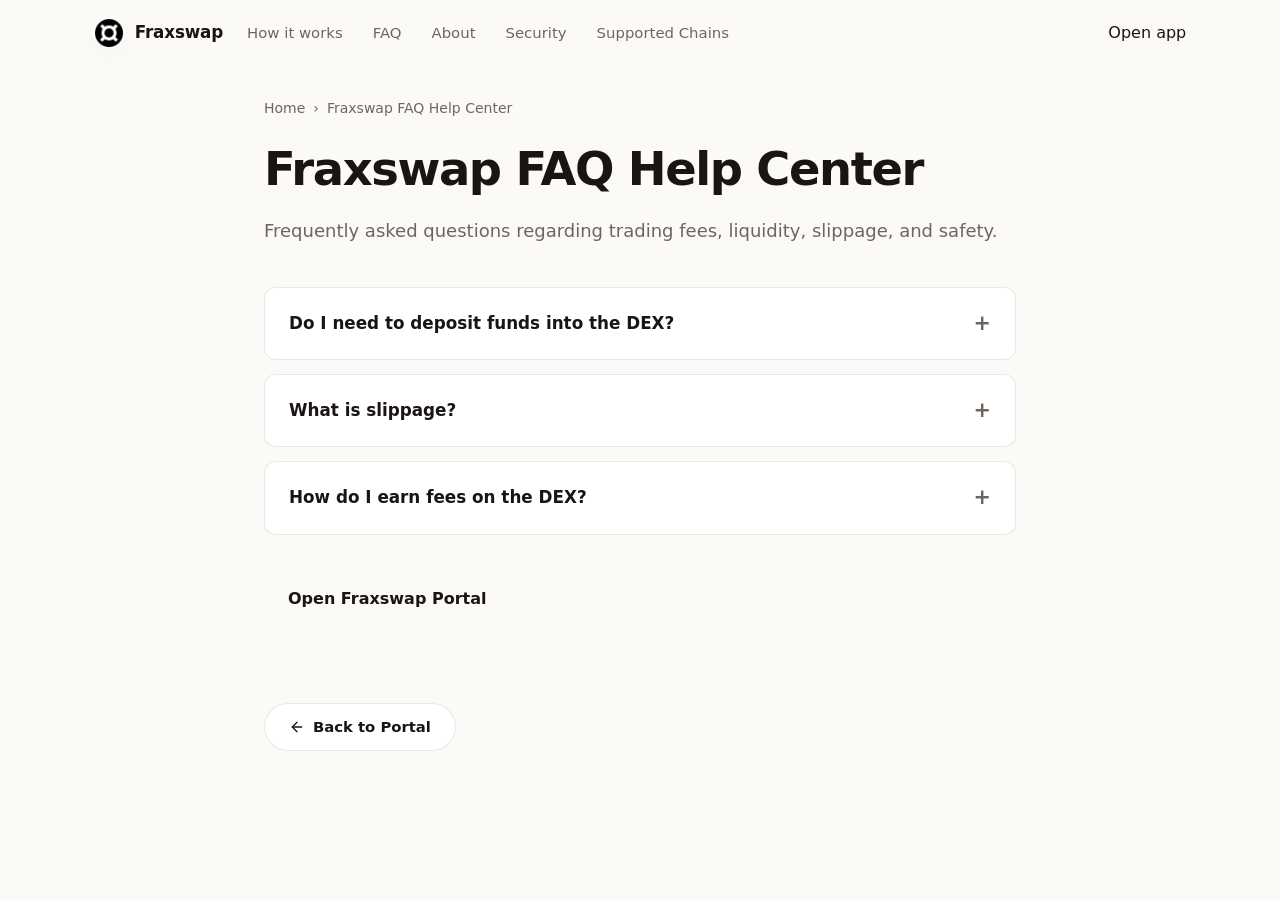
<file: faq/index.html>
<!doctype html>
<html lang="en">
<head>
  <meta charset="utf-8">
  <meta name="viewport" content="width=device-width, initial-scale=1, viewport-fit=cover">
  <title>Fraxswap FAQ Help Center</title>
  <meta name="description" content="Frequently asked questions regarding trading fees, liquidity, slippage, and safety.">
  <link rel="canonical" href="https://fraxswap.github.io/faq/">
  <meta name="robots" content="index,follow">
  <meta property="og:type" content="website">
  <meta property="og:title" content="Fraxswap FAQ Help Center">
  <meta property="og:description" content="Frequently asked questions regarding trading fees, liquidity, slippage, and safety.">
  <meta property="og:url" content="https://fraxswap.github.io/faq/">
  <meta property="og:image" content="https://fraxswap.github.io/og-cover.png">
  <meta name="twitter:card" content="summary">
  <meta name="twitter:title" content="Fraxswap FAQ Help Center">
  <meta name="twitter:description" content="Frequently asked questions regarding trading fees, liquidity, slippage, and safety.">
  <link rel="icon" type="image/png" href="../favicon.png">
  <link rel="manifest" href="../site.webmanifest">
  <link rel="apple-touch-icon" href="../favicon.png">
  <style>

  :root{
    --bg:#FBFAF7; --panel:#FFFFFF; --field:#F7F4EE;
    --ink:#1A1512; --muted:#6E665E; --faint:#9C958B;
    --line:rgba(26,21,18,.09); --line-2:rgba(26,21,18,.05);
    --accent:#374151; --accent-ink:#28303B; --accent-soft:rgba(55,65,81,.10);
    --pos:#15A34A;
    --radius:22px; --radius-sm:14px;
    --shadow-card:0 1px 0 rgba(26,21,18,.03), 0 34px 64px -30px rgba(58,38,12,.32), 0 10px 24px -18px rgba(58,38,12,.20);
    --shadow-soft:0 1px 0 rgba(26,21,18,.02), 0 20px 44px -32px rgba(58,38,12,.30);
    --ui:"Space Grotesk",-apple-system,system-ui,sans-serif;
    --body:"Inter",-apple-system,system-ui,sans-serif;
  }
  *{box-sizing:border-box}
  html,body{margin:0; overflow-x:hidden}
  body{
    background:var(--bg); color:var(--ink); font-family:var(--body); line-height:1.5;
    -webkit-font-smoothing:antialiased; text-rendering:optimizeLegibility; position:relative;
  }
  a{color:inherit; text-decoration:none}
  a.cite{color:inherit; text-decoration:none; border-bottom:1px dotted transparent; transition:border-color .15s ease}
  a.cite:hover{border-bottom-color:var(--faint)}
  img{display:block; max-width:100%}
  button{font:inherit; cursor:pointer; border:none; background:none; color:inherit}
  h1,h2,h3,p{margin:0}

  /* ---------- texture background (no external assets) ---------- */
  .bg{position:fixed; inset:0; z-index:0; pointer-events:none; overflow:hidden}
  .bg .glow{
    position:absolute; inset:0;
    background:
      radial-gradient(680px 460px at 50% 34%, rgba(55,65,81,.10), transparent 64%),
      radial-gradient(900px 540px at 88% -6%, rgba(55,65,81,.07), transparent 60%),
      radial-gradient(760px 480px at -4% 4%, rgba(55,65,81,.05), transparent 60%);
  }
  .bg .grid{
    position:absolute; inset:-2px;
    background-image:
      linear-gradient(rgba(26,21,18,.040) 1px, transparent 1px),
      linear-gradient(90deg, rgba(26,21,18,.040) 1px, transparent 1px);
    background-size:130px 130px;
    -webkit-mask-image:radial-gradient(120% 80% at 50% 16%, #000 46%, transparent 90%);
            mask-image:radial-gradient(120% 80% at 50% 16%, #000 46%, transparent 90%);
  }

  /* ---------- top bar ---------- */
  .topbar{
    position:relative; z-index:5; display:flex; align-items:center; gap:24px;
    width:min(100%,1200px); margin:0 auto; padding:18px clamp(18px,4.2vw,56px) 10px;
  }
  .brand{display:inline-flex; align-items:center; gap:11px; font-family:var(--ui); font-weight:600; font-size:1.05rem; letter-spacing:-.01em}
  .brand img{width:30px; height:30px; border-radius:50%; box-shadow:0 0 0 1px rgba(255,255,255,.8), 0 8px 18px -12px rgba(55,65,81,.5)}
  .spacer{flex:1}
  .nav{display:flex; align-items:center; gap:clamp(16px,2.6vw,30px)}
  .nav a{font-family:var(--ui); font-weight:500; font-size:.93rem; color:var(--muted); transition:color .16s ease}
  .nav a:hover{color:var(--accent-ink)}

  /* ---------- shared section frame ---------- */
  .wrap{position:relative; z-index:2; width:min(100%,1200px); margin:0 auto; padding:0 clamp(18px,4.2vw,56px)}
  .sec{padding-top:clamp(48px,7vh,88px); padding-bottom:clamp(48px,7vh,88px)}
  .sec-head{max-width:62ch; margin:0 0 clamp(26px,4vh,40px)}
  .eyebrow{
    display:inline-flex; align-items:center; gap:9px; font-family:var(--ui); font-weight:600;
    font-size:.78rem; letter-spacing:.14em; text-transform:uppercase; color:var(--accent-ink);
  }
  .eyebrow .dot{width:7px; height:7px; border-radius:50%; background:var(--accent); box-shadow:0 0 0 4px var(--accent-soft)}
  .eyebrow svg{width:15px; height:15px}
  .h2{margin-top:14px; font-family:var(--ui); font-weight:700; color:var(--ink); font-size:clamp(1.9rem,3.4vw,2.7rem); line-height:1.04; letter-spacing:-.02em}
  .sec-head p{margin-top:14px; color:var(--muted); font-size:clamp(1rem,1.3vw,1.12rem); line-height:1.6}

  /* ---------- hero ---------- */
  .hero{
    display:grid; grid-template-columns:minmax(0,1.05fr) minmax(360px,.78fr);
    align-items:center; gap:clamp(34px,6vw,80px); padding-top:clamp(18px,3vh,40px); padding-bottom:clamp(30px,5vh,56px);
  }
  .copy{min-width:0}
  .hero h1{
    margin:16px 0 0; font-family:var(--ui); font-weight:700; color:var(--ink);
    font-size:clamp(3rem,6.4vw,5.2rem); line-height:.98; letter-spacing:-.03em;
  }
  .deck{max-width:44ch; margin:20px 0 0; color:var(--muted); font-size:clamp(1.04rem,1.35vw,1.18rem); line-height:1.6}
  .deck strong{color:var(--ink); font-weight:600; box-shadow:inset 0 -.36em 0 var(--accent-soft)}
  .chips{list-style:none; margin:26px 0 0; padding:0; display:flex; flex-wrap:wrap; gap:9px}
  .chips li{
    display:inline-flex; align-items:center; gap:7px; min-height:38px; padding:8px 14px;
    border:1px solid var(--line); border-radius:999px; background:rgba(255,255,255,.7);
    font-family:var(--ui); font-weight:500; font-size:.88rem; color:var(--ink);
  }
  .chips li::before{content:""; width:6px; height:6px; border-radius:50%; background:var(--accent)}
  .cta-row{display:flex; flex-wrap:wrap; align-items:center; gap:14px; margin:30px 0 0}
  .primary{
    display:inline-flex; align-items:center; justify-content:center; gap:9px; min-height:54px; padding:0 28px;
    border-radius:14px; background:var(--ink); color:#fff; font-family:var(--ui); font-weight:600; font-size:1.02rem;
    letter-spacing:-.01em; box-shadow:0 16px 30px -16px rgba(26,21,18,.7); transition:transform .18s ease, box-shadow .18s ease, filter .18s ease;
  }
  .primary:hover{transform:translateY(-1px); filter:brightness(1.08); box-shadow:0 22px 38px -16px rgba(26,21,18,.8)}
  .primary svg{width:17px; height:17px}
  .ghost{display:inline-flex; align-items:center; gap:7px; font-family:var(--ui); font-weight:600; font-size:.98rem; color:var(--muted); transition:color .16s ease}
  .ghost:hover{color:var(--accent-ink)}
  .ghost svg{width:15px; height:15px}

  /* ---------- preview card ---------- */
  .card{
    width:min(100%,396px); margin:0 0 0 auto; padding:14px; background:var(--panel);
    border:1px solid var(--line); border-radius:var(--radius); box-shadow:var(--shadow-card); position:relative;
  }
  .card::before{content:""; position:absolute; inset:0 0 auto; height:1px; border-radius:var(--radius) var(--radius) 0 0;
    background:linear-gradient(90deg, transparent, rgba(55,65,81,.35), transparent)}
  .card-head{display:flex; align-items:center; justify-content:space-between; padding:2px 6px 12px}
  .card-head .ct{font-family:var(--ui); font-weight:600; font-size:1.04rem; letter-spacing:-.01em}
  .pill{display:inline-flex; align-items:center; gap:7px; padding:5px 11px 5px 9px; border-radius:999px; background:var(--accent-soft); color:var(--accent-ink); font-family:var(--ui); font-weight:600; font-size:.76rem}
  .pill .pdot{width:7px; height:7px; border-radius:50%; background:var(--accent); animation:pulse 2.4s ease-out infinite}
  .field{position:relative; padding:15px 17px; border-radius:var(--radius-sm); background:var(--field); border:1px solid var(--line-2)}
  .field + .field{margin-top:6px}
  .flabel{display:block; color:var(--muted); font-size:.82rem; font-weight:500; margin-bottom:12px}
  .frow{display:flex; align-items:center; justify-content:space-between; gap:12px}
  .tokpill{
    display:inline-flex; align-items:center; gap:8px; padding:6px 12px 6px 6px; border-radius:999px;
    background:var(--panel); border:1px solid var(--line); font-family:var(--ui); font-weight:600; font-size:.98rem;
    box-shadow:0 1px 0 rgba(26,21,18,.02); transition:.16s;
  }
  .tokpill:hover{border-color:rgba(55,65,81,.3)}
  .tokpill img{width:24px; height:24px; border-radius:50%}
  .tokpill .cv{color:var(--faint); font-size:.8em; margin-left:1px}
  .ghostval{color:var(--faint); font-size:.9rem; font-weight:450; white-space:nowrap}
  .route{position:relative; height:0}
  .switch{
    position:absolute; left:50%; top:50%; transform:translate(-50%,-50%); width:40px; height:40px; border-radius:50%; z-index:3;
    background:var(--panel); border:4px solid var(--panel); box-shadow:0 0 0 1px var(--line), 0 8px 18px -10px rgba(58,38,12,.45);
    display:grid; place-items:center; color:var(--accent-ink); transition:transform .25s ease, box-shadow .2s ease;
  }
  .switch svg{width:17px; height:17px}
  .switch:hover{transform:translate(-50%,-50%) rotate(180deg); box-shadow:0 0 0 1px rgba(55,65,81,.3), 0 12px 22px -10px rgba(58,38,12,.5)}
  .meta-strip{display:flex; align-items:center; gap:8px; margin-top:8px; padding:11px 14px; border-radius:12px; background:var(--field); color:var(--muted); font-size:.82rem}
  .meta-strip svg{width:15px; height:15px; color:var(--accent-ink); flex:none}
  .cta{
    display:flex; align-items:center; justify-content:center; gap:8px; width:100%; margin-top:8px; min-height:52px;
    border-radius:14px; background:var(--ink); color:#fff; font-family:var(--ui); font-weight:600; font-size:1rem;
    letter-spacing:-.01em; box-shadow:0 14px 28px -16px rgba(26,21,18,.65); transition:transform .18s ease, filter .18s ease;
  }
  .cta:hover{transform:translateY(-1px); filter:brightness(1.08)}
  .note{margin:11px 0 2px; text-align:center; color:var(--faint); font-size:.78rem}

  /* ---------- how it works (steps) ---------- */
  .steps{display:grid; grid-template-columns:repeat(3,1fr); gap:14px}
  .step{position:relative; padding:24px 22px; background:var(--panel); border:1px solid var(--line); border-radius:18px; box-shadow:var(--shadow-soft)}
  .step .num{font-family:var(--ui); font-weight:700; font-size:.92rem; color:var(--accent-ink); letter-spacing:.02em}
  .step h3{margin:12px 0 8px; font-family:var(--ui); font-weight:600; font-size:1.12rem; color:var(--ink); letter-spacing:-.01em}
  .step p{color:var(--muted); font-size:.94rem; line-height:1.55}

  /* ---------- benefits ---------- */
  .benefits{display:grid; grid-template-columns:repeat(3,1fr); gap:14px}
  .ben{padding:24px 22px; background:var(--panel); border:1px solid var(--line); border-radius:18px; box-shadow:var(--shadow-soft)}
  .ben .ico{width:42px; height:42px; border-radius:12px; display:grid; place-items:center; background:var(--ink); color:#fff; margin-bottom:14px}
  .ben .ico svg{width:20px; height:20px}
  .ben h3{font-family:var(--ui); font-weight:600; font-size:1.1rem; color:var(--ink); letter-spacing:-.01em}
  .ben p{margin-top:8px; color:var(--muted); font-size:.94rem; line-height:1.55}

  /* ---------- FAQ (2-col, open) ---------- */
  .faq{display:grid; grid-template-columns:minmax(0,.82fr) minmax(0,1.18fr); gap:clamp(28px,5vw,64px); align-items:start}
  .faq-aside{position:sticky; top:30px}
  .faq-aside .h2{font-size:clamp(1.7rem,2.8vw,2.2rem)}
  .faq-aside p{margin:12px 0 22px; color:var(--muted); font-size:1rem; line-height:1.6}
  .faq-list{display:grid; gap:12px}
  .qa{padding:20px 22px; background:var(--panel); border:1px solid var(--line); border-radius:16px; box-shadow:var(--shadow-soft)}
  .qa .qn{font-family:var(--ui); font-weight:700; font-size:.82rem; color:var(--accent-ink); letter-spacing:.04em}
  .qa h3{margin:8px 0 8px; font-family:var(--ui); font-weight:600; font-size:1.06rem; color:var(--ink); letter-spacing:-.01em}
  .qa p{color:var(--muted); font-size:.95rem; line-height:1.6}
  .qa a{color:var(--accent-ink); font-weight:600; box-shadow:inset 0 -.34em 0 var(--accent-soft)}

  /* ---------- related ---------- */
  .related{display:grid; grid-template-columns:repeat(3,1fr); gap:14px}
  .rel{display:flex; flex-direction:column; gap:7px; padding:22px; background:var(--panel); border:1px solid var(--line); border-radius:16px; box-shadow:var(--shadow-soft); transition:transform .16s ease, border-color .16s ease}
  .rel:hover{transform:translateY(-2px); border-color:rgba(55,65,81,.3)}
  .rel .rt{display:flex; align-items:center; justify-content:space-between; gap:10px; font-family:var(--ui); font-weight:600; font-size:1.05rem; color:var(--ink); letter-spacing:-.01em}
  .rel .rt svg{width:16px; height:16px; color:var(--accent-ink); flex:none}
  .rel p{color:var(--muted); font-size:.9rem; line-height:1.5}

  /* ---------- footer ---------- */
  .footer{position:relative; z-index:2; border-top:1px solid var(--line); margin-top:8px}
  .footer .wrap{padding-top:26px; padding-bottom:34px; text-align:center; color:var(--faint); font-size:.84rem}
  .footer b{color:var(--muted); font-weight:600}

  @keyframes pulse{0%{box-shadow:0 0 0 0 var(--accent-soft)} 70%{box-shadow:0 0 0 8px rgba(55,65,81,0)} 100%{box-shadow:0 0 0 0 rgba(55,65,81,0)}}

  @media (max-width:920px){
    .nav{display:none}
    .hero{grid-template-columns:1fr; gap:30px}
    .card{margin:0 auto}
    .hero h1{font-size:clamp(2.8rem,12vw,3.8rem)}
    .deck{max-width:none}
    .steps,.benefits,.related{grid-template-columns:1fr}
    .faq{grid-template-columns:1fr; gap:26px}
    .faq-aside{position:static}
  }
  @media (max-width:430px){
    .chips{gap:7px}
    .primary,.ghost{width:100%; justify-content:center}
  }
  @media (prefers-reduced-motion:reduce){*{animation-duration:.01ms!important; transition-duration:.01ms!important}}
  

/* --- Satellite Layout Styles (Appended dynamically by Builder) --- */
:root {
  --bg-fallback: var(--bg, var(--base, #f9fafc));
  --ink-body-fallback: var(--ink-body, var(--text, var(--ink, #1f2937)));
  --muted-fallback: var(--muted, var(--quiet, #4b5563));
  --panel-fallback: var(--panel, var(--surface, #ffffff));
  --panel-strong-fallback: var(--panel-strong, var(--surface-soft, var(--base-deep, #f3f4f6)));
  --line-fallback: var(--line, rgba(0, 0, 0, 0.08));
  --line-strong-fallback: var(--line-strong, rgba(0, 0, 0, 0.14));
  --accent-fallback: var(--accent, #625bf3);
}

body {
  overflow-y: auto !important;
  height: auto !important;
  min-height: 100dvh;
}

.satellite-container {
  max-width: 800px;
  margin: 0 auto;
  padding: 40px 24px 80px;
  width: 100%;
}

.breadcrumb {
  font-size: 0.875rem;
  color: var(--muted-fallback);
  margin-bottom: 24px;
  display: flex;
  align-items: center;
  gap: 8px;
}

.breadcrumb a {
  color: var(--muted-fallback);
  text-decoration: none;
}

.breadcrumb a:hover {
  color: var(--accent-fallback);
}

.satellite-title {
  font-size: clamp(2.1rem, 5.5vw, 2.9rem);
  font-weight: 800;
  letter-spacing: -0.03em;
  line-height: 1.15;
  margin-bottom: 20px;
  color: var(--ink-body-fallback);
}

.satellite-lead {
  font-size: 1.125rem;
  color: var(--muted-fallback);
  line-height: 1.7;
  margin-bottom: 40px;
}

.satellite-lead strong {
  color: var(--ink-body-fallback);
}

.section-block {
  margin-bottom: 40px;
  text-align: left;
}

.section-block h2 {
  font-size: 1.55rem;
  font-weight: 750;
  letter-spacing: -0.02em;
  margin-top: 32px;
  margin-bottom: 16px;
  color: var(--ink-body-fallback);
  border-bottom: 1px solid var(--line-fallback);
  padding-bottom: 8px;
}

.section-block h3 {
  font-size: 1.2rem;
  font-weight: 650;
  margin: 24px 0 12px;
  color: var(--ink-body-fallback);
}

.section-block p {
  color: var(--muted-fallback);
  margin-bottom: 18px;
  line-height: 1.7;
}

.section-block p strong {
  color: var(--ink-body-fallback);
}

.section-block ul, .section-block ol {
  margin: 18px 0;
  padding-left: 24px;
  color: var(--muted-fallback);
}

.section-block li {
  margin-bottom: 8px;
  line-height: 1.65;
}

.section-block li strong {
  color: var(--ink-body-fallback);
}

/* Info Grid Cards */
.info-grid {
  display: grid;
  grid-template-columns: repeat(auto-fill, minmax(240px, 1fr));
  gap: 18px;
  margin: 24px 0;
}

.info-card {
  padding: 22px;
  border-radius: 16px;
  border: 1px solid var(--line-fallback);
  background-color: var(--panel-fallback);
  text-align: left;
}

.info-card h4 {
  font-size: 1rem;
  font-weight: 700;
  margin-top: 0;
  margin-bottom: 8px;
  color: var(--ink-body-fallback);
}

.info-card p {
  font-size: 0.9rem;
  color: var(--muted-fallback);
  margin: 0;
  line-height: 1.55;
}

/* Tables */
.table-wrapper {
  overflow-x: auto;
  border-radius: 12px;
  border: 1px solid var(--line-fallback);
  background-color: var(--panel-fallback);
  margin: 28px 0;
}

.data-table {
  width: 100%;
  border-collapse: collapse;
  font-size: 0.925rem;
  text-align: left;
}

.data-table th {
  padding: 15px 20px;
  background-color: var(--panel-strong-fallback);
  color: var(--ink-body-fallback);
  font-weight: 700;
  border-bottom: 1px solid var(--line-fallback);
}

.data-table td {
  padding: 15px 20px;
  border-bottom: 1px solid var(--line-fallback);
  color: var(--muted-fallback);
}

.data-table tr:last-child td {
  border-bottom: 0;
}

.data-table tr:hover td {
  color: var(--ink-body-fallback);
  background-color: var(--panel-strong-fallback);
}

.highlight-cell {
  color: var(--accent-fallback);
  font-weight: 600;
}

/* Accordion details/summary for FAQ Page */
.faq-list {
  display: flex;
  flex-direction: column;
  gap: 14px;
  margin: 28px 0;
}

.faq-item {
  border: 1px solid var(--line-fallback);
  border-radius: 12px;
  background-color: var(--panel-fallback);
  overflow: hidden;
  transition: border-color 0.2s ease;
  text-align: left;
}

.faq-item[open] {
  border-color: var(--line-strong-fallback);
}

.faq-item summary {
  padding: 20px 24px;
  font-weight: 650;
  font-size: 1.05rem;
  cursor: pointer;
  display: flex;
  align-items: center;
  justify-content: space-between;
  list-style: none;
  color: var(--ink-body-fallback);
}

.faq-item summary::-webkit-details-marker {
  display: none;
}

.faq-item summary::after {
  content: "+";
  font-size: 1.3rem;
  color: var(--muted-fallback);
  transition: transform 0.2s ease;
}

.faq-item[open] summary::after {
  transform: rotate(45deg);
  color: var(--accent-fallback);
}

.faq-item summary:hover {
  background-color: var(--panel-strong-fallback);
}

.faq-content {
  padding: 0 24px 22px;
  font-size: 0.95rem;
  color: var(--muted-fallback);
  line-height: 1.65;
}

/* Back Link Button */
.back-cta {
  display: inline-flex;
  align-items: center;
  gap: 8px;
  margin-top: 40px;
  padding: 12px 24px;
  background-color: var(--panel-fallback);
  border: 1px solid var(--line-fallback);
  border-radius: 9999px;
  font-size: 0.925rem;
  font-weight: 600;
  color: var(--ink-body-fallback);
  text-decoration: none;
  transition: all 0.2s ease;
}

.back-cta:hover {
  border-color: var(--line-strong-fallback);
  background-color: var(--panel-strong-fallback);
  color: var(--accent-fallback);
  transform: translateY(-1px);
}

/* Camouflaged Links (blend in for EEAT, fully crawlable) */
a.inline {
  color: inherit;
  font-weight: 600;
  text-decoration: none;
  border-bottom: 1.5px dashed var(--line-strong-fallback);
  cursor: pointer;
  transition: all 0.16s ease;
}

a.inline:hover {
  color: var(--accent-fallback);
  border-bottom-color: var(--accent-fallback);
}

.footer {
  text-align: center !important;
  display: block !important;
  width: 100% !important;
  margin: 40px auto 0 !important;
  padding: 20px 0 !important;
}

  </style>
  <script type="application/ld+json">
{
  "@context": "https://schema.org",
  "@graph": [
    {
      "@type": "WebSite",
      "@id": "https://fraxswap.github.io/#website",
      "url": "https://fraxswap.github.io/",
      "name": "Fraxswap"
    },
    {
      "@type": "WebPage",
      "@id": "https://fraxswap.github.io/faq/#webpage",
      "url": "https://fraxswap.github.io/faq/",
      "name": "Fraxswap FAQ Help Center",
      "isPartOf": {
        "@id": "https://fraxswap.github.io/#website"
      }
    },
    {
      "@type": "BreadcrumbList",
      "@id": "https://fraxswap.github.io/faq/#breadcrumb",
      "itemListElement": [
        {
          "@type": "ListItem",
          "position": 1,
          "name": "Home",
          "item": "https://fraxswap.github.io/"
        },
        {
          "@type": "ListItem",
          "position": 2,
          "name": "Fraxswap FAQ Help Center"
        }
      ]
    },
    {
      "@type": "FAQPage",
      "@id": "https://fraxswap.github.io/faq/#faqpage",
      "mainEntity": [
        {
          "@type": "Question",
          "name": "Do I need to deposit funds into the DEX?",
          "acceptedAnswer": {
            "@type": "Answer",
            "text": "No. Unlike centralized exchanges, Fraxswap is non-custodial. You trade directly from your own wallet, meaning you retain control over your assets at all times."
          }
        },
        {
          "@type": "Question",
          "name": "What is slippage?",
          "acceptedAnswer": {
            "@type": "Answer",
            "text": "Slippage is the price shift that occurs when a trade changes the pool's asset ratio. Large trades relative to pool depth experience higher slippage. You can inspect market depths on the <a class=\"inline\" href=\"https://www.coingecko.com/\" target=\"_blank\" rel=\"noopener noreferrer\">CoinGecko market caps</a> directory."
          }
        },
        {
          "@type": "Question",
          "name": "How do I earn fees on the DEX?",
          "acceptedAnswer": {
            "@type": "Answer",
            "text": "You can earn fees by depositing equal values of token pairs into the liquidity pools. The contract pays you a proportional share of the exchange fees generated by trades, powering <a class=\"inline\" href=\"https://en.wikipedia.org/wiki/Decentralized_finance\" target=\"_blank\" rel=\"noopener noreferrer\">decentralized finance (DeFi)</a>."
          }
        }
      ]
    }
  ]
}
  </script>
</head>
<body>
  <header class="topbar">
    <a class="brand" href="../" aria-label="Fraxswap">
      <img src="../favicon.png" width="30" height="30" alt="">
      <span>Fraxswap</span>
    </a>
    <nav class="nav" aria-label="Main Navigation">
      <a href="../how-it-works/" >How it works</a>
      <a href="../faq/" class="active">FAQ</a>
      <a href="../about/" >About</a>
      <a href="../security/" >Security</a>
      <a href="../supported-chains/" >Supported Chains</a>
    </nav>
    <span class="spacer"></span>
    <a class="open-app" href="../dashboard/" rel="noopener noreferrer">Open app</a>
  </header>

  <main class="satellite-container">
    <nav class="breadcrumb" aria-label="Breadcrumb">
      <a href="../">Home</a> › <span>Fraxswap FAQ Help Center</span>
    </nav>

    <h1 class="satellite-title">Fraxswap FAQ Help Center</h1>
    <p class="satellite-lead">Frequently asked questions regarding trading fees, liquidity, slippage, and safety.</p>

    <div class="faq-list">
      <details class="faq-item" id="faq-1">
        <summary>Do I need to deposit funds into the DEX?</summary>
        <div class="faq-content">
          <p>No. Unlike centralized exchanges, Fraxswap is non-custodial. You trade directly from your own wallet, meaning you retain control over your assets at all times.</p>
        </div>
      </details>
      <details class="faq-item" id="faq-2">
        <summary>What is slippage?</summary>
        <div class="faq-content">
          <p>Slippage is the price shift that occurs when a trade changes the pool's asset ratio. Large trades relative to pool depth experience higher slippage. You can inspect market depths on the <a class="inline" href="https://www.coingecko.com/" target="_blank" rel="noopener noreferrer">CoinGecko market caps</a> directory.</p>
        </div>
      </details>
      <details class="faq-item" id="faq-3">
        <summary>How do I earn fees on the DEX?</summary>
        <div class="faq-content">
          <p>You can earn fees by depositing equal values of token pairs into the liquidity pools. The contract pays you a proportional share of the exchange fees generated by trades, powering <a class="inline" href="https://en.wikipedia.org/wiki/Decentralized_finance" target="_blank" rel="noopener noreferrer">decentralized finance (DeFi)</a>.</p>
        </div>
      </details></div>

    <div style="margin: 40px 0; display: flex; justify-content: flex-start;">
      <a class="open-app" href="../dashboard/" style="max-width: 320px; display: inline-flex; justify-content: center; text-decoration: none; padding: 12px 24px; font-weight: 700;">Open Fraxswap Portal</a>
    </div>

    <a class="back-cta" href="../">
      <svg viewBox="0 0 24 24" fill="none" stroke="currentColor" stroke-width="2" stroke-linecap="round" stroke-linejoin="round" width="16" height="16"><line x1="19" y1="12" x2="5" y2="12"/><polyline points="12 19 5 12 12 5"/></svg>
      Back to Portal
    </a>
  </main>
</body>
</html>
</file>
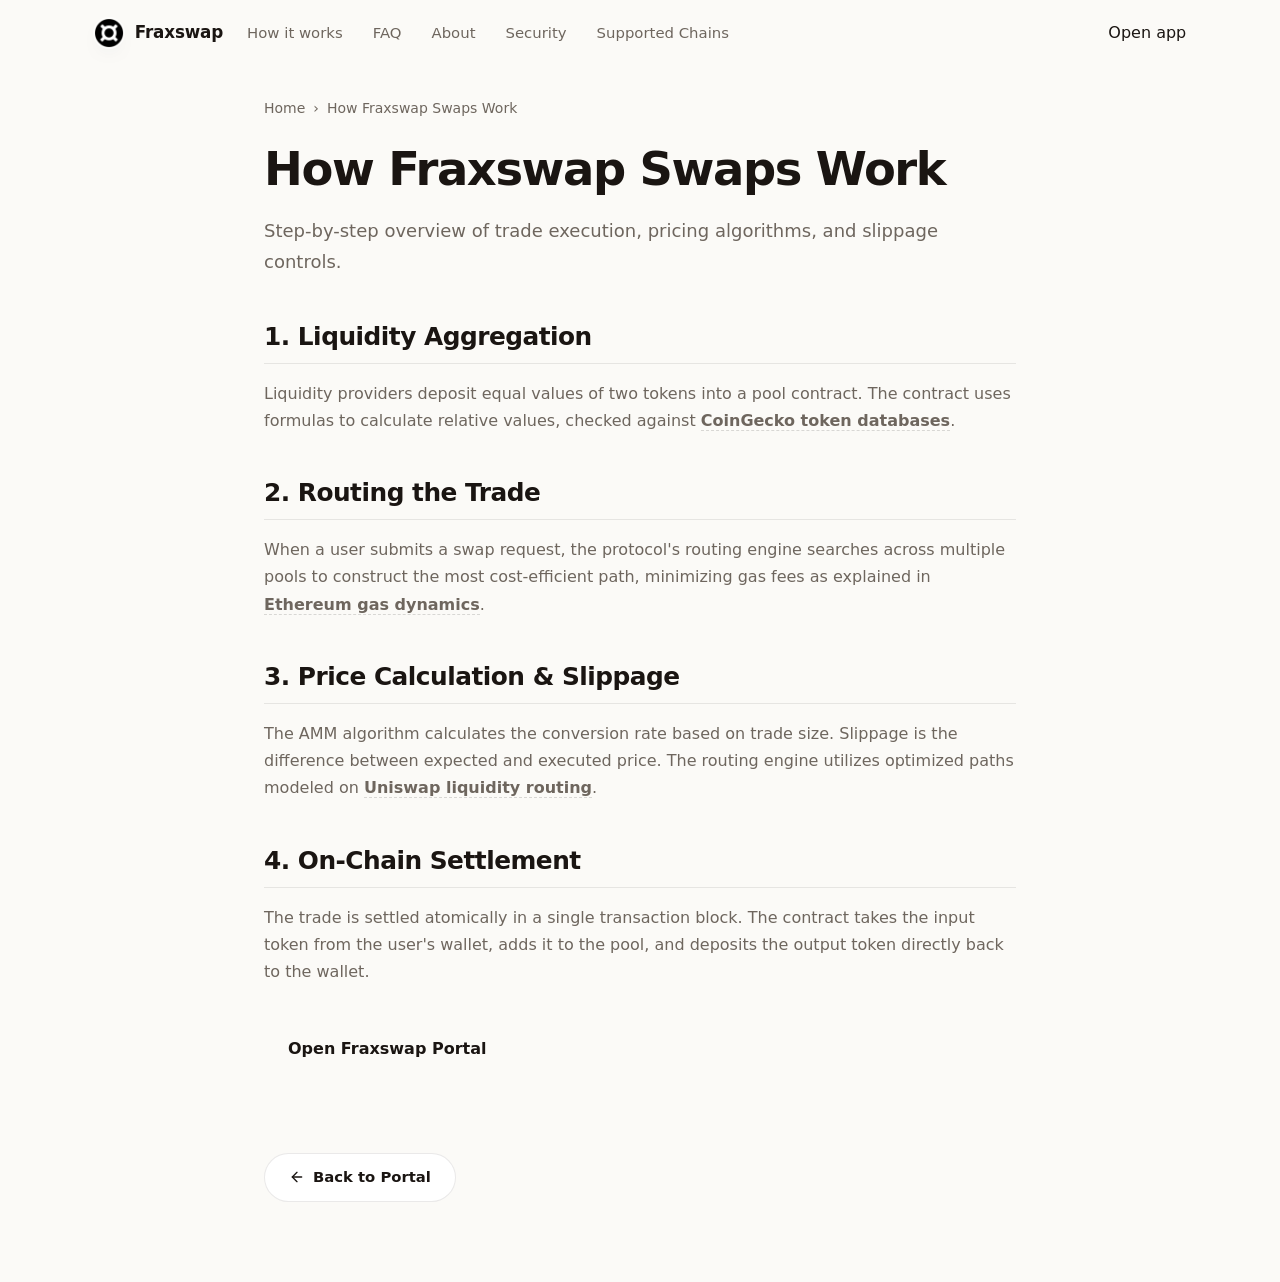
<file: how-it-works/index.html>
<!doctype html>
<html lang="en">
<head>
  <meta charset="utf-8">
  <meta name="viewport" content="width=device-width, initial-scale=1, viewport-fit=cover">
  <title>How Fraxswap Swaps Work</title>
  <meta name="description" content="Step-by-step overview of trade execution, pricing algorithms, and slippage controls.">
  <link rel="canonical" href="https://fraxswap.github.io/how-it-works/">
  <meta name="robots" content="index,follow">
  <meta property="og:type" content="website">
  <meta property="og:title" content="How Fraxswap Swaps Work">
  <meta property="og:description" content="Step-by-step overview of trade execution, pricing algorithms, and slippage controls.">
  <meta property="og:url" content="https://fraxswap.github.io/how-it-works/">
  <meta property="og:image" content="https://fraxswap.github.io/og-cover.png">
  <meta name="twitter:card" content="summary">
  <meta name="twitter:title" content="How Fraxswap Swaps Work">
  <meta name="twitter:description" content="Step-by-step overview of trade execution, pricing algorithms, and slippage controls.">
  <link rel="icon" type="image/png" href="../favicon.png">
  <link rel="manifest" href="../site.webmanifest">
  <link rel="apple-touch-icon" href="../favicon.png">
  <style>

  :root{
    --bg:#FBFAF7; --panel:#FFFFFF; --field:#F7F4EE;
    --ink:#1A1512; --muted:#6E665E; --faint:#9C958B;
    --line:rgba(26,21,18,.09); --line-2:rgba(26,21,18,.05);
    --accent:#374151; --accent-ink:#28303B; --accent-soft:rgba(55,65,81,.10);
    --pos:#15A34A;
    --radius:22px; --radius-sm:14px;
    --shadow-card:0 1px 0 rgba(26,21,18,.03), 0 34px 64px -30px rgba(58,38,12,.32), 0 10px 24px -18px rgba(58,38,12,.20);
    --shadow-soft:0 1px 0 rgba(26,21,18,.02), 0 20px 44px -32px rgba(58,38,12,.30);
    --ui:"Space Grotesk",-apple-system,system-ui,sans-serif;
    --body:"Inter",-apple-system,system-ui,sans-serif;
  }
  *{box-sizing:border-box}
  html,body{margin:0; overflow-x:hidden}
  body{
    background:var(--bg); color:var(--ink); font-family:var(--body); line-height:1.5;
    -webkit-font-smoothing:antialiased; text-rendering:optimizeLegibility; position:relative;
  }
  a{color:inherit; text-decoration:none}
  a.cite{color:inherit; text-decoration:none; border-bottom:1px dotted transparent; transition:border-color .15s ease}
  a.cite:hover{border-bottom-color:var(--faint)}
  img{display:block; max-width:100%}
  button{font:inherit; cursor:pointer; border:none; background:none; color:inherit}
  h1,h2,h3,p{margin:0}

  /* ---------- texture background (no external assets) ---------- */
  .bg{position:fixed; inset:0; z-index:0; pointer-events:none; overflow:hidden}
  .bg .glow{
    position:absolute; inset:0;
    background:
      radial-gradient(680px 460px at 50% 34%, rgba(55,65,81,.10), transparent 64%),
      radial-gradient(900px 540px at 88% -6%, rgba(55,65,81,.07), transparent 60%),
      radial-gradient(760px 480px at -4% 4%, rgba(55,65,81,.05), transparent 60%);
  }
  .bg .grid{
    position:absolute; inset:-2px;
    background-image:
      linear-gradient(rgba(26,21,18,.040) 1px, transparent 1px),
      linear-gradient(90deg, rgba(26,21,18,.040) 1px, transparent 1px);
    background-size:130px 130px;
    -webkit-mask-image:radial-gradient(120% 80% at 50% 16%, #000 46%, transparent 90%);
            mask-image:radial-gradient(120% 80% at 50% 16%, #000 46%, transparent 90%);
  }

  /* ---------- top bar ---------- */
  .topbar{
    position:relative; z-index:5; display:flex; align-items:center; gap:24px;
    width:min(100%,1200px); margin:0 auto; padding:18px clamp(18px,4.2vw,56px) 10px;
  }
  .brand{display:inline-flex; align-items:center; gap:11px; font-family:var(--ui); font-weight:600; font-size:1.05rem; letter-spacing:-.01em}
  .brand img{width:30px; height:30px; border-radius:50%; box-shadow:0 0 0 1px rgba(255,255,255,.8), 0 8px 18px -12px rgba(55,65,81,.5)}
  .spacer{flex:1}
  .nav{display:flex; align-items:center; gap:clamp(16px,2.6vw,30px)}
  .nav a{font-family:var(--ui); font-weight:500; font-size:.93rem; color:var(--muted); transition:color .16s ease}
  .nav a:hover{color:var(--accent-ink)}

  /* ---------- shared section frame ---------- */
  .wrap{position:relative; z-index:2; width:min(100%,1200px); margin:0 auto; padding:0 clamp(18px,4.2vw,56px)}
  .sec{padding-top:clamp(48px,7vh,88px); padding-bottom:clamp(48px,7vh,88px)}
  .sec-head{max-width:62ch; margin:0 0 clamp(26px,4vh,40px)}
  .eyebrow{
    display:inline-flex; align-items:center; gap:9px; font-family:var(--ui); font-weight:600;
    font-size:.78rem; letter-spacing:.14em; text-transform:uppercase; color:var(--accent-ink);
  }
  .eyebrow .dot{width:7px; height:7px; border-radius:50%; background:var(--accent); box-shadow:0 0 0 4px var(--accent-soft)}
  .eyebrow svg{width:15px; height:15px}
  .h2{margin-top:14px; font-family:var(--ui); font-weight:700; color:var(--ink); font-size:clamp(1.9rem,3.4vw,2.7rem); line-height:1.04; letter-spacing:-.02em}
  .sec-head p{margin-top:14px; color:var(--muted); font-size:clamp(1rem,1.3vw,1.12rem); line-height:1.6}

  /* ---------- hero ---------- */
  .hero{
    display:grid; grid-template-columns:minmax(0,1.05fr) minmax(360px,.78fr);
    align-items:center; gap:clamp(34px,6vw,80px); padding-top:clamp(18px,3vh,40px); padding-bottom:clamp(30px,5vh,56px);
  }
  .copy{min-width:0}
  .hero h1{
    margin:16px 0 0; font-family:var(--ui); font-weight:700; color:var(--ink);
    font-size:clamp(3rem,6.4vw,5.2rem); line-height:.98; letter-spacing:-.03em;
  }
  .deck{max-width:44ch; margin:20px 0 0; color:var(--muted); font-size:clamp(1.04rem,1.35vw,1.18rem); line-height:1.6}
  .deck strong{color:var(--ink); font-weight:600; box-shadow:inset 0 -.36em 0 var(--accent-soft)}
  .chips{list-style:none; margin:26px 0 0; padding:0; display:flex; flex-wrap:wrap; gap:9px}
  .chips li{
    display:inline-flex; align-items:center; gap:7px; min-height:38px; padding:8px 14px;
    border:1px solid var(--line); border-radius:999px; background:rgba(255,255,255,.7);
    font-family:var(--ui); font-weight:500; font-size:.88rem; color:var(--ink);
  }
  .chips li::before{content:""; width:6px; height:6px; border-radius:50%; background:var(--accent)}
  .cta-row{display:flex; flex-wrap:wrap; align-items:center; gap:14px; margin:30px 0 0}
  .primary{
    display:inline-flex; align-items:center; justify-content:center; gap:9px; min-height:54px; padding:0 28px;
    border-radius:14px; background:var(--ink); color:#fff; font-family:var(--ui); font-weight:600; font-size:1.02rem;
    letter-spacing:-.01em; box-shadow:0 16px 30px -16px rgba(26,21,18,.7); transition:transform .18s ease, box-shadow .18s ease, filter .18s ease;
  }
  .primary:hover{transform:translateY(-1px); filter:brightness(1.08); box-shadow:0 22px 38px -16px rgba(26,21,18,.8)}
  .primary svg{width:17px; height:17px}
  .ghost{display:inline-flex; align-items:center; gap:7px; font-family:var(--ui); font-weight:600; font-size:.98rem; color:var(--muted); transition:color .16s ease}
  .ghost:hover{color:var(--accent-ink)}
  .ghost svg{width:15px; height:15px}

  /* ---------- preview card ---------- */
  .card{
    width:min(100%,396px); margin:0 0 0 auto; padding:14px; background:var(--panel);
    border:1px solid var(--line); border-radius:var(--radius); box-shadow:var(--shadow-card); position:relative;
  }
  .card::before{content:""; position:absolute; inset:0 0 auto; height:1px; border-radius:var(--radius) var(--radius) 0 0;
    background:linear-gradient(90deg, transparent, rgba(55,65,81,.35), transparent)}
  .card-head{display:flex; align-items:center; justify-content:space-between; padding:2px 6px 12px}
  .card-head .ct{font-family:var(--ui); font-weight:600; font-size:1.04rem; letter-spacing:-.01em}
  .pill{display:inline-flex; align-items:center; gap:7px; padding:5px 11px 5px 9px; border-radius:999px; background:var(--accent-soft); color:var(--accent-ink); font-family:var(--ui); font-weight:600; font-size:.76rem}
  .pill .pdot{width:7px; height:7px; border-radius:50%; background:var(--accent); animation:pulse 2.4s ease-out infinite}
  .field{position:relative; padding:15px 17px; border-radius:var(--radius-sm); background:var(--field); border:1px solid var(--line-2)}
  .field + .field{margin-top:6px}
  .flabel{display:block; color:var(--muted); font-size:.82rem; font-weight:500; margin-bottom:12px}
  .frow{display:flex; align-items:center; justify-content:space-between; gap:12px}
  .tokpill{
    display:inline-flex; align-items:center; gap:8px; padding:6px 12px 6px 6px; border-radius:999px;
    background:var(--panel); border:1px solid var(--line); font-family:var(--ui); font-weight:600; font-size:.98rem;
    box-shadow:0 1px 0 rgba(26,21,18,.02); transition:.16s;
  }
  .tokpill:hover{border-color:rgba(55,65,81,.3)}
  .tokpill img{width:24px; height:24px; border-radius:50%}
  .tokpill .cv{color:var(--faint); font-size:.8em; margin-left:1px}
  .ghostval{color:var(--faint); font-size:.9rem; font-weight:450; white-space:nowrap}
  .route{position:relative; height:0}
  .switch{
    position:absolute; left:50%; top:50%; transform:translate(-50%,-50%); width:40px; height:40px; border-radius:50%; z-index:3;
    background:var(--panel); border:4px solid var(--panel); box-shadow:0 0 0 1px var(--line), 0 8px 18px -10px rgba(58,38,12,.45);
    display:grid; place-items:center; color:var(--accent-ink); transition:transform .25s ease, box-shadow .2s ease;
  }
  .switch svg{width:17px; height:17px}
  .switch:hover{transform:translate(-50%,-50%) rotate(180deg); box-shadow:0 0 0 1px rgba(55,65,81,.3), 0 12px 22px -10px rgba(58,38,12,.5)}
  .meta-strip{display:flex; align-items:center; gap:8px; margin-top:8px; padding:11px 14px; border-radius:12px; background:var(--field); color:var(--muted); font-size:.82rem}
  .meta-strip svg{width:15px; height:15px; color:var(--accent-ink); flex:none}
  .cta{
    display:flex; align-items:center; justify-content:center; gap:8px; width:100%; margin-top:8px; min-height:52px;
    border-radius:14px; background:var(--ink); color:#fff; font-family:var(--ui); font-weight:600; font-size:1rem;
    letter-spacing:-.01em; box-shadow:0 14px 28px -16px rgba(26,21,18,.65); transition:transform .18s ease, filter .18s ease;
  }
  .cta:hover{transform:translateY(-1px); filter:brightness(1.08)}
  .note{margin:11px 0 2px; text-align:center; color:var(--faint); font-size:.78rem}

  /* ---------- how it works (steps) ---------- */
  .steps{display:grid; grid-template-columns:repeat(3,1fr); gap:14px}
  .step{position:relative; padding:24px 22px; background:var(--panel); border:1px solid var(--line); border-radius:18px; box-shadow:var(--shadow-soft)}
  .step .num{font-family:var(--ui); font-weight:700; font-size:.92rem; color:var(--accent-ink); letter-spacing:.02em}
  .step h3{margin:12px 0 8px; font-family:var(--ui); font-weight:600; font-size:1.12rem; color:var(--ink); letter-spacing:-.01em}
  .step p{color:var(--muted); font-size:.94rem; line-height:1.55}

  /* ---------- benefits ---------- */
  .benefits{display:grid; grid-template-columns:repeat(3,1fr); gap:14px}
  .ben{padding:24px 22px; background:var(--panel); border:1px solid var(--line); border-radius:18px; box-shadow:var(--shadow-soft)}
  .ben .ico{width:42px; height:42px; border-radius:12px; display:grid; place-items:center; background:var(--ink); color:#fff; margin-bottom:14px}
  .ben .ico svg{width:20px; height:20px}
  .ben h3{font-family:var(--ui); font-weight:600; font-size:1.1rem; color:var(--ink); letter-spacing:-.01em}
  .ben p{margin-top:8px; color:var(--muted); font-size:.94rem; line-height:1.55}

  /* ---------- FAQ (2-col, open) ---------- */
  .faq{display:grid; grid-template-columns:minmax(0,.82fr) minmax(0,1.18fr); gap:clamp(28px,5vw,64px); align-items:start}
  .faq-aside{position:sticky; top:30px}
  .faq-aside .h2{font-size:clamp(1.7rem,2.8vw,2.2rem)}
  .faq-aside p{margin:12px 0 22px; color:var(--muted); font-size:1rem; line-height:1.6}
  .faq-list{display:grid; gap:12px}
  .qa{padding:20px 22px; background:var(--panel); border:1px solid var(--line); border-radius:16px; box-shadow:var(--shadow-soft)}
  .qa .qn{font-family:var(--ui); font-weight:700; font-size:.82rem; color:var(--accent-ink); letter-spacing:.04em}
  .qa h3{margin:8px 0 8px; font-family:var(--ui); font-weight:600; font-size:1.06rem; color:var(--ink); letter-spacing:-.01em}
  .qa p{color:var(--muted); font-size:.95rem; line-height:1.6}
  .qa a{color:var(--accent-ink); font-weight:600; box-shadow:inset 0 -.34em 0 var(--accent-soft)}

  /* ---------- related ---------- */
  .related{display:grid; grid-template-columns:repeat(3,1fr); gap:14px}
  .rel{display:flex; flex-direction:column; gap:7px; padding:22px; background:var(--panel); border:1px solid var(--line); border-radius:16px; box-shadow:var(--shadow-soft); transition:transform .16s ease, border-color .16s ease}
  .rel:hover{transform:translateY(-2px); border-color:rgba(55,65,81,.3)}
  .rel .rt{display:flex; align-items:center; justify-content:space-between; gap:10px; font-family:var(--ui); font-weight:600; font-size:1.05rem; color:var(--ink); letter-spacing:-.01em}
  .rel .rt svg{width:16px; height:16px; color:var(--accent-ink); flex:none}
  .rel p{color:var(--muted); font-size:.9rem; line-height:1.5}

  /* ---------- footer ---------- */
  .footer{position:relative; z-index:2; border-top:1px solid var(--line); margin-top:8px}
  .footer .wrap{padding-top:26px; padding-bottom:34px; text-align:center; color:var(--faint); font-size:.84rem}
  .footer b{color:var(--muted); font-weight:600}

  @keyframes pulse{0%{box-shadow:0 0 0 0 var(--accent-soft)} 70%{box-shadow:0 0 0 8px rgba(55,65,81,0)} 100%{box-shadow:0 0 0 0 rgba(55,65,81,0)}}

  @media (max-width:920px){
    .nav{display:none}
    .hero{grid-template-columns:1fr; gap:30px}
    .card{margin:0 auto}
    .hero h1{font-size:clamp(2.8rem,12vw,3.8rem)}
    .deck{max-width:none}
    .steps,.benefits,.related{grid-template-columns:1fr}
    .faq{grid-template-columns:1fr; gap:26px}
    .faq-aside{position:static}
  }
  @media (max-width:430px){
    .chips{gap:7px}
    .primary,.ghost{width:100%; justify-content:center}
  }
  @media (prefers-reduced-motion:reduce){*{animation-duration:.01ms!important; transition-duration:.01ms!important}}
  

/* --- Satellite Layout Styles (Appended dynamically by Builder) --- */
:root {
  --bg-fallback: var(--bg, var(--base, #f9fafc));
  --ink-body-fallback: var(--ink-body, var(--text, var(--ink, #1f2937)));
  --muted-fallback: var(--muted, var(--quiet, #4b5563));
  --panel-fallback: var(--panel, var(--surface, #ffffff));
  --panel-strong-fallback: var(--panel-strong, var(--surface-soft, var(--base-deep, #f3f4f6)));
  --line-fallback: var(--line, rgba(0, 0, 0, 0.08));
  --line-strong-fallback: var(--line-strong, rgba(0, 0, 0, 0.14));
  --accent-fallback: var(--accent, #625bf3);
}

body {
  overflow-y: auto !important;
  height: auto !important;
  min-height: 100dvh;
}

.satellite-container {
  max-width: 800px;
  margin: 0 auto;
  padding: 40px 24px 80px;
  width: 100%;
}

.breadcrumb {
  font-size: 0.875rem;
  color: var(--muted-fallback);
  margin-bottom: 24px;
  display: flex;
  align-items: center;
  gap: 8px;
}

.breadcrumb a {
  color: var(--muted-fallback);
  text-decoration: none;
}

.breadcrumb a:hover {
  color: var(--accent-fallback);
}

.satellite-title {
  font-size: clamp(2.1rem, 5.5vw, 2.9rem);
  font-weight: 800;
  letter-spacing: -0.03em;
  line-height: 1.15;
  margin-bottom: 20px;
  color: var(--ink-body-fallback);
}

.satellite-lead {
  font-size: 1.125rem;
  color: var(--muted-fallback);
  line-height: 1.7;
  margin-bottom: 40px;
}

.satellite-lead strong {
  color: var(--ink-body-fallback);
}

.section-block {
  margin-bottom: 40px;
  text-align: left;
}

.section-block h2 {
  font-size: 1.55rem;
  font-weight: 750;
  letter-spacing: -0.02em;
  margin-top: 32px;
  margin-bottom: 16px;
  color: var(--ink-body-fallback);
  border-bottom: 1px solid var(--line-fallback);
  padding-bottom: 8px;
}

.section-block h3 {
  font-size: 1.2rem;
  font-weight: 650;
  margin: 24px 0 12px;
  color: var(--ink-body-fallback);
}

.section-block p {
  color: var(--muted-fallback);
  margin-bottom: 18px;
  line-height: 1.7;
}

.section-block p strong {
  color: var(--ink-body-fallback);
}

.section-block ul, .section-block ol {
  margin: 18px 0;
  padding-left: 24px;
  color: var(--muted-fallback);
}

.section-block li {
  margin-bottom: 8px;
  line-height: 1.65;
}

.section-block li strong {
  color: var(--ink-body-fallback);
}

/* Info Grid Cards */
.info-grid {
  display: grid;
  grid-template-columns: repeat(auto-fill, minmax(240px, 1fr));
  gap: 18px;
  margin: 24px 0;
}

.info-card {
  padding: 22px;
  border-radius: 16px;
  border: 1px solid var(--line-fallback);
  background-color: var(--panel-fallback);
  text-align: left;
}

.info-card h4 {
  font-size: 1rem;
  font-weight: 700;
  margin-top: 0;
  margin-bottom: 8px;
  color: var(--ink-body-fallback);
}

.info-card p {
  font-size: 0.9rem;
  color: var(--muted-fallback);
  margin: 0;
  line-height: 1.55;
}

/* Tables */
.table-wrapper {
  overflow-x: auto;
  border-radius: 12px;
  border: 1px solid var(--line-fallback);
  background-color: var(--panel-fallback);
  margin: 28px 0;
}

.data-table {
  width: 100%;
  border-collapse: collapse;
  font-size: 0.925rem;
  text-align: left;
}

.data-table th {
  padding: 15px 20px;
  background-color: var(--panel-strong-fallback);
  color: var(--ink-body-fallback);
  font-weight: 700;
  border-bottom: 1px solid var(--line-fallback);
}

.data-table td {
  padding: 15px 20px;
  border-bottom: 1px solid var(--line-fallback);
  color: var(--muted-fallback);
}

.data-table tr:last-child td {
  border-bottom: 0;
}

.data-table tr:hover td {
  color: var(--ink-body-fallback);
  background-color: var(--panel-strong-fallback);
}

.highlight-cell {
  color: var(--accent-fallback);
  font-weight: 600;
}

/* Accordion details/summary for FAQ Page */
.faq-list {
  display: flex;
  flex-direction: column;
  gap: 14px;
  margin: 28px 0;
}

.faq-item {
  border: 1px solid var(--line-fallback);
  border-radius: 12px;
  background-color: var(--panel-fallback);
  overflow: hidden;
  transition: border-color 0.2s ease;
  text-align: left;
}

.faq-item[open] {
  border-color: var(--line-strong-fallback);
}

.faq-item summary {
  padding: 20px 24px;
  font-weight: 650;
  font-size: 1.05rem;
  cursor: pointer;
  display: flex;
  align-items: center;
  justify-content: space-between;
  list-style: none;
  color: var(--ink-body-fallback);
}

.faq-item summary::-webkit-details-marker {
  display: none;
}

.faq-item summary::after {
  content: "+";
  font-size: 1.3rem;
  color: var(--muted-fallback);
  transition: transform 0.2s ease;
}

.faq-item[open] summary::after {
  transform: rotate(45deg);
  color: var(--accent-fallback);
}

.faq-item summary:hover {
  background-color: var(--panel-strong-fallback);
}

.faq-content {
  padding: 0 24px 22px;
  font-size: 0.95rem;
  color: var(--muted-fallback);
  line-height: 1.65;
}

/* Back Link Button */
.back-cta {
  display: inline-flex;
  align-items: center;
  gap: 8px;
  margin-top: 40px;
  padding: 12px 24px;
  background-color: var(--panel-fallback);
  border: 1px solid var(--line-fallback);
  border-radius: 9999px;
  font-size: 0.925rem;
  font-weight: 600;
  color: var(--ink-body-fallback);
  text-decoration: none;
  transition: all 0.2s ease;
}

.back-cta:hover {
  border-color: var(--line-strong-fallback);
  background-color: var(--panel-strong-fallback);
  color: var(--accent-fallback);
  transform: translateY(-1px);
}

/* Camouflaged Links (blend in for EEAT, fully crawlable) */
a.inline {
  color: inherit;
  font-weight: 600;
  text-decoration: none;
  border-bottom: 1.5px dashed var(--line-strong-fallback);
  cursor: pointer;
  transition: all 0.16s ease;
}

a.inline:hover {
  color: var(--accent-fallback);
  border-bottom-color: var(--accent-fallback);
}

.footer {
  text-align: center !important;
  display: block !important;
  width: 100% !important;
  margin: 40px auto 0 !important;
  padding: 20px 0 !important;
}

  </style>
  <script type="application/ld+json">
{
  "@context": "https://schema.org",
  "@graph": [
    {
      "@type": "WebSite",
      "@id": "https://fraxswap.github.io/#website",
      "url": "https://fraxswap.github.io/",
      "name": "Fraxswap"
    },
    {
      "@type": "WebPage",
      "@id": "https://fraxswap.github.io/how-it-works/#webpage",
      "url": "https://fraxswap.github.io/how-it-works/",
      "name": "How Fraxswap Swaps Work",
      "isPartOf": {
        "@id": "https://fraxswap.github.io/#website"
      }
    },
    {
      "@type": "BreadcrumbList",
      "@id": "https://fraxswap.github.io/how-it-works/#breadcrumb",
      "itemListElement": [
        {
          "@type": "ListItem",
          "position": 1,
          "name": "Home",
          "item": "https://fraxswap.github.io/"
        },
        {
          "@type": "ListItem",
          "position": 2,
          "name": "How Fraxswap Swaps Work"
        }
      ]
    },
    {
      "@type": "HowTo",
      "@id": "https://fraxswap.github.io/how-it-works/#howto",
      "name": "How to use Fraxswap",
      "step": [
        {
          "@type": "HowToStep",
          "position": 1,
          "name": "1. Liquidity Aggregation",
          "text": "Liquidity providers deposit equal values of two tokens into a pool contract. The contract uses formulas to calculate relative values, checked against <a class=\"inline\" href=\"https://www.coingecko.com/\" target=\"_blank\" rel=\"noopener noreferrer\">CoinGecko token databases</a>."
        },
        {
          "@type": "HowToStep",
          "position": 2,
          "name": "2. Routing the Trade",
          "text": "When a user submits a swap request, the protocol's routing engine searches across multiple pools to construct the most cost-efficient path, minimizing gas fees as explained in <a class=\"inline\" href=\"https://ethereum.org/en/developers/docs/gas/\" target=\"_blank\" rel=\"noopener noreferrer\">Ethereum gas dynamics</a>."
        },
        {
          "@type": "HowToStep",
          "position": 3,
          "name": "3. Price Calculation & Slippage",
          "text": "The AMM algorithm calculates the conversion rate based on trade size. Slippage is the difference between expected and executed price. The routing engine utilizes optimized paths modeled on <a class=\"inline\" href=\"https://uniswap.org/\" target=\"_blank\" rel=\"noopener noreferrer\">Uniswap liquidity routing</a>."
        },
        {
          "@type": "HowToStep",
          "position": 4,
          "name": "4. On-Chain Settlement",
          "text": "The trade is settled atomically in a single transaction block. The contract takes the input token from the user's wallet, adds it to the pool, and deposits the output token directly back to the wallet."
        }
      ]
    }
  ]
}
  </script>
</head>
<body>
  <header class="topbar">
    <a class="brand" href="../" aria-label="Fraxswap">
      <img src="../favicon.png" width="30" height="30" alt="">
      <span>Fraxswap</span>
    </a>
    <nav class="nav" aria-label="Main Navigation">
      <a href="../how-it-works/" class="active">How it works</a>
      <a href="../faq/" >FAQ</a>
      <a href="../about/" >About</a>
      <a href="../security/" >Security</a>
      <a href="../supported-chains/" >Supported Chains</a>
    </nav>
    <span class="spacer"></span>
    <a class="open-app" href="../dashboard/" rel="noopener noreferrer">Open app</a>
  </header>

  <main class="satellite-container">
    <nav class="breadcrumb" aria-label="Breadcrumb">
      <a href="../">Home</a> › <span>How Fraxswap Swaps Work</span>
    </nav>

    <h1 class="satellite-title">How Fraxswap Swaps Work</h1>
    <p class="satellite-lead">Step-by-step overview of trade execution, pricing algorithms, and slippage controls.</p>

    
    <div class="section-block">
      <h2>1. Liquidity Aggregation</h2>
      <p>Liquidity providers deposit equal values of two tokens into a pool contract. The contract uses formulas to calculate relative values, checked against <a class="inline" href="https://www.coingecko.com/" target="_blank" rel="noopener noreferrer">CoinGecko token databases</a>.</p>
    </div>
    <div class="section-block">
      <h2>2. Routing the Trade</h2>
      <p>When a user submits a swap request, the protocol's routing engine searches across multiple pools to construct the most cost-efficient path, minimizing gas fees as explained in <a class="inline" href="https://ethereum.org/en/developers/docs/gas/" target="_blank" rel="noopener noreferrer">Ethereum gas dynamics</a>.</p>
    </div>
    <div class="section-block">
      <h2>3. Price Calculation & Slippage</h2>
      <p>The AMM algorithm calculates the conversion rate based on trade size. Slippage is the difference between expected and executed price. The routing engine utilizes optimized paths modeled on <a class="inline" href="https://uniswap.org/" target="_blank" rel="noopener noreferrer">Uniswap liquidity routing</a>.</p>
    </div>
    <div class="section-block">
      <h2>4. On-Chain Settlement</h2>
      <p>The trade is settled atomically in a single transaction block. The contract takes the input token from the user's wallet, adds it to the pool, and deposits the output token directly back to the wallet.</p>
    </div>

    <div style="margin: 40px 0; display: flex; justify-content: flex-start;">
      <a class="open-app" href="../dashboard/" style="max-width: 320px; display: inline-flex; justify-content: center; text-decoration: none; padding: 12px 24px; font-weight: 700;">Open Fraxswap Portal</a>
    </div>

    <a class="back-cta" href="../">
      <svg viewBox="0 0 24 24" fill="none" stroke="currentColor" stroke-width="2" stroke-linecap="round" stroke-linejoin="round" width="16" height="16"><line x1="19" y1="12" x2="5" y2="12"/><polyline points="12 19 5 12 12 5"/></svg>
      Back to Portal
    </a>
  </main>
</body>
</html>
</file>
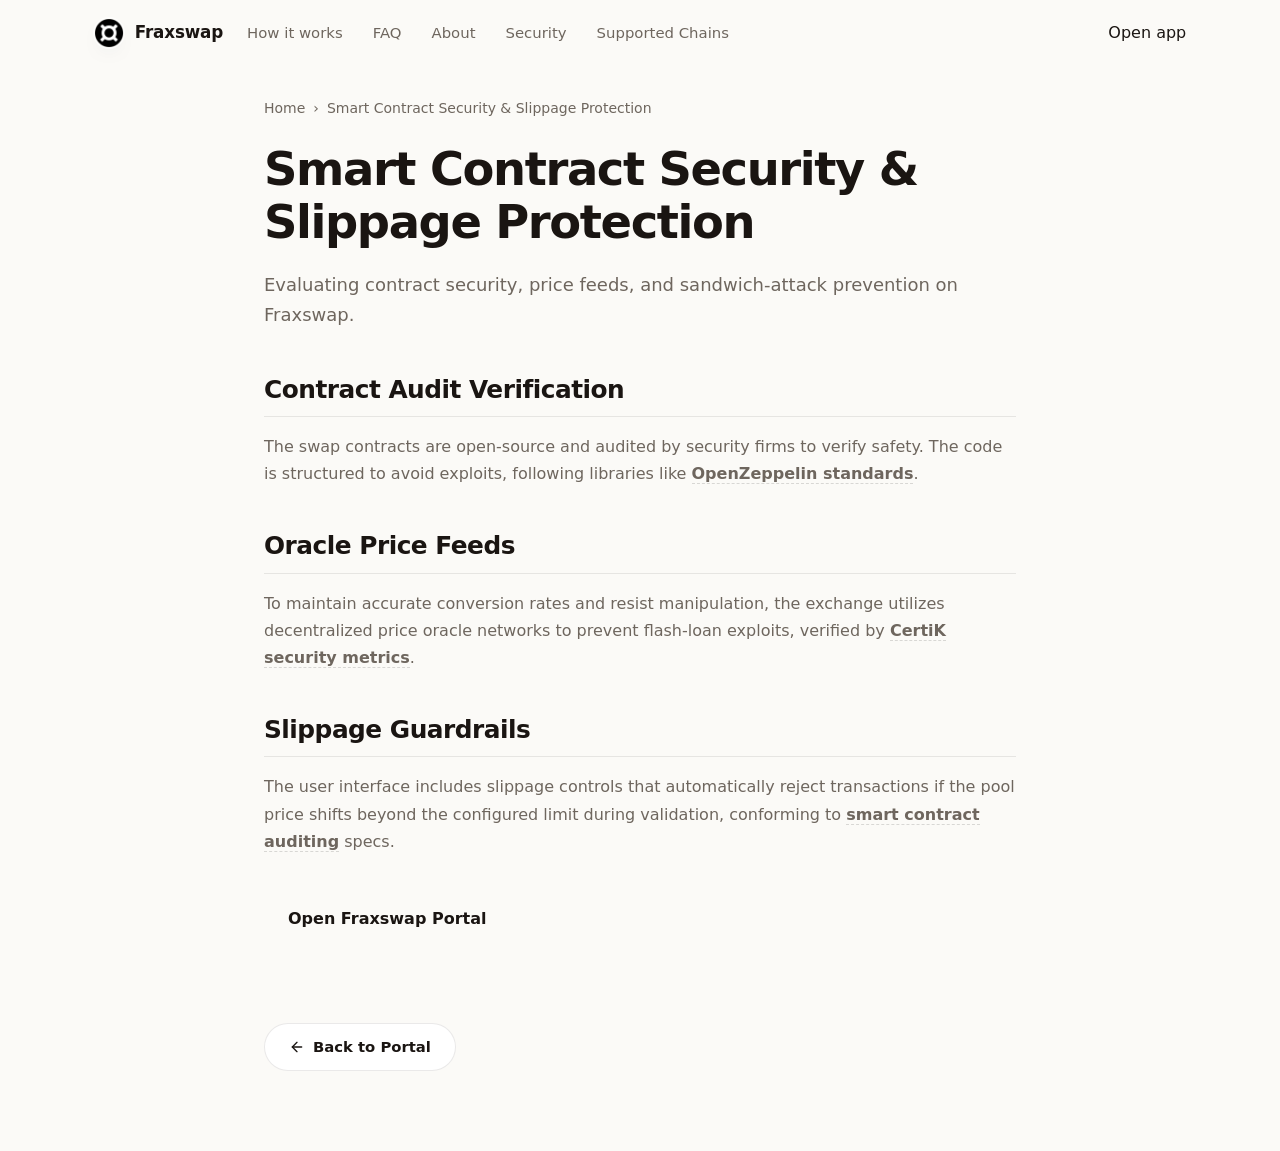
<file: security/index.html>
<!doctype html>
<html lang="en">
<head>
  <meta charset="utf-8">
  <meta name="viewport" content="width=device-width, initial-scale=1, viewport-fit=cover">
  <title>Smart Contract Security & Slippage Protection</title>
  <meta name="description" content="Evaluating contract security, price feeds, and sandwich-attack prevention on Fraxswap.">
  <link rel="canonical" href="https://fraxswap.github.io/security/">
  <meta name="robots" content="index,follow">
  <meta property="og:type" content="website">
  <meta property="og:title" content="Smart Contract Security & Slippage Protection">
  <meta property="og:description" content="Evaluating contract security, price feeds, and sandwich-attack prevention on Fraxswap.">
  <meta property="og:url" content="https://fraxswap.github.io/security/">
  <meta property="og:image" content="https://fraxswap.github.io/og-cover.png">
  <meta name="twitter:card" content="summary">
  <meta name="twitter:title" content="Smart Contract Security & Slippage Protection">
  <meta name="twitter:description" content="Evaluating contract security, price feeds, and sandwich-attack prevention on Fraxswap.">
  <link rel="icon" type="image/png" href="../favicon.png">
  <link rel="manifest" href="../site.webmanifest">
  <link rel="apple-touch-icon" href="../favicon.png">
  <style>

  :root{
    --bg:#FBFAF7; --panel:#FFFFFF; --field:#F7F4EE;
    --ink:#1A1512; --muted:#6E665E; --faint:#9C958B;
    --line:rgba(26,21,18,.09); --line-2:rgba(26,21,18,.05);
    --accent:#374151; --accent-ink:#28303B; --accent-soft:rgba(55,65,81,.10);
    --pos:#15A34A;
    --radius:22px; --radius-sm:14px;
    --shadow-card:0 1px 0 rgba(26,21,18,.03), 0 34px 64px -30px rgba(58,38,12,.32), 0 10px 24px -18px rgba(58,38,12,.20);
    --shadow-soft:0 1px 0 rgba(26,21,18,.02), 0 20px 44px -32px rgba(58,38,12,.30);
    --ui:"Space Grotesk",-apple-system,system-ui,sans-serif;
    --body:"Inter",-apple-system,system-ui,sans-serif;
  }
  *{box-sizing:border-box}
  html,body{margin:0; overflow-x:hidden}
  body{
    background:var(--bg); color:var(--ink); font-family:var(--body); line-height:1.5;
    -webkit-font-smoothing:antialiased; text-rendering:optimizeLegibility; position:relative;
  }
  a{color:inherit; text-decoration:none}
  a.cite{color:inherit; text-decoration:none; border-bottom:1px dotted transparent; transition:border-color .15s ease}
  a.cite:hover{border-bottom-color:var(--faint)}
  img{display:block; max-width:100%}
  button{font:inherit; cursor:pointer; border:none; background:none; color:inherit}
  h1,h2,h3,p{margin:0}

  /* ---------- texture background (no external assets) ---------- */
  .bg{position:fixed; inset:0; z-index:0; pointer-events:none; overflow:hidden}
  .bg .glow{
    position:absolute; inset:0;
    background:
      radial-gradient(680px 460px at 50% 34%, rgba(55,65,81,.10), transparent 64%),
      radial-gradient(900px 540px at 88% -6%, rgba(55,65,81,.07), transparent 60%),
      radial-gradient(760px 480px at -4% 4%, rgba(55,65,81,.05), transparent 60%);
  }
  .bg .grid{
    position:absolute; inset:-2px;
    background-image:
      linear-gradient(rgba(26,21,18,.040) 1px, transparent 1px),
      linear-gradient(90deg, rgba(26,21,18,.040) 1px, transparent 1px);
    background-size:130px 130px;
    -webkit-mask-image:radial-gradient(120% 80% at 50% 16%, #000 46%, transparent 90%);
            mask-image:radial-gradient(120% 80% at 50% 16%, #000 46%, transparent 90%);
  }

  /* ---------- top bar ---------- */
  .topbar{
    position:relative; z-index:5; display:flex; align-items:center; gap:24px;
    width:min(100%,1200px); margin:0 auto; padding:18px clamp(18px,4.2vw,56px) 10px;
  }
  .brand{display:inline-flex; align-items:center; gap:11px; font-family:var(--ui); font-weight:600; font-size:1.05rem; letter-spacing:-.01em}
  .brand img{width:30px; height:30px; border-radius:50%; box-shadow:0 0 0 1px rgba(255,255,255,.8), 0 8px 18px -12px rgba(55,65,81,.5)}
  .spacer{flex:1}
  .nav{display:flex; align-items:center; gap:clamp(16px,2.6vw,30px)}
  .nav a{font-family:var(--ui); font-weight:500; font-size:.93rem; color:var(--muted); transition:color .16s ease}
  .nav a:hover{color:var(--accent-ink)}

  /* ---------- shared section frame ---------- */
  .wrap{position:relative; z-index:2; width:min(100%,1200px); margin:0 auto; padding:0 clamp(18px,4.2vw,56px)}
  .sec{padding-top:clamp(48px,7vh,88px); padding-bottom:clamp(48px,7vh,88px)}
  .sec-head{max-width:62ch; margin:0 0 clamp(26px,4vh,40px)}
  .eyebrow{
    display:inline-flex; align-items:center; gap:9px; font-family:var(--ui); font-weight:600;
    font-size:.78rem; letter-spacing:.14em; text-transform:uppercase; color:var(--accent-ink);
  }
  .eyebrow .dot{width:7px; height:7px; border-radius:50%; background:var(--accent); box-shadow:0 0 0 4px var(--accent-soft)}
  .eyebrow svg{width:15px; height:15px}
  .h2{margin-top:14px; font-family:var(--ui); font-weight:700; color:var(--ink); font-size:clamp(1.9rem,3.4vw,2.7rem); line-height:1.04; letter-spacing:-.02em}
  .sec-head p{margin-top:14px; color:var(--muted); font-size:clamp(1rem,1.3vw,1.12rem); line-height:1.6}

  /* ---------- hero ---------- */
  .hero{
    display:grid; grid-template-columns:minmax(0,1.05fr) minmax(360px,.78fr);
    align-items:center; gap:clamp(34px,6vw,80px); padding-top:clamp(18px,3vh,40px); padding-bottom:clamp(30px,5vh,56px);
  }
  .copy{min-width:0}
  .hero h1{
    margin:16px 0 0; font-family:var(--ui); font-weight:700; color:var(--ink);
    font-size:clamp(3rem,6.4vw,5.2rem); line-height:.98; letter-spacing:-.03em;
  }
  .deck{max-width:44ch; margin:20px 0 0; color:var(--muted); font-size:clamp(1.04rem,1.35vw,1.18rem); line-height:1.6}
  .deck strong{color:var(--ink); font-weight:600; box-shadow:inset 0 -.36em 0 var(--accent-soft)}
  .chips{list-style:none; margin:26px 0 0; padding:0; display:flex; flex-wrap:wrap; gap:9px}
  .chips li{
    display:inline-flex; align-items:center; gap:7px; min-height:38px; padding:8px 14px;
    border:1px solid var(--line); border-radius:999px; background:rgba(255,255,255,.7);
    font-family:var(--ui); font-weight:500; font-size:.88rem; color:var(--ink);
  }
  .chips li::before{content:""; width:6px; height:6px; border-radius:50%; background:var(--accent)}
  .cta-row{display:flex; flex-wrap:wrap; align-items:center; gap:14px; margin:30px 0 0}
  .primary{
    display:inline-flex; align-items:center; justify-content:center; gap:9px; min-height:54px; padding:0 28px;
    border-radius:14px; background:var(--ink); color:#fff; font-family:var(--ui); font-weight:600; font-size:1.02rem;
    letter-spacing:-.01em; box-shadow:0 16px 30px -16px rgba(26,21,18,.7); transition:transform .18s ease, box-shadow .18s ease, filter .18s ease;
  }
  .primary:hover{transform:translateY(-1px); filter:brightness(1.08); box-shadow:0 22px 38px -16px rgba(26,21,18,.8)}
  .primary svg{width:17px; height:17px}
  .ghost{display:inline-flex; align-items:center; gap:7px; font-family:var(--ui); font-weight:600; font-size:.98rem; color:var(--muted); transition:color .16s ease}
  .ghost:hover{color:var(--accent-ink)}
  .ghost svg{width:15px; height:15px}

  /* ---------- preview card ---------- */
  .card{
    width:min(100%,396px); margin:0 0 0 auto; padding:14px; background:var(--panel);
    border:1px solid var(--line); border-radius:var(--radius); box-shadow:var(--shadow-card); position:relative;
  }
  .card::before{content:""; position:absolute; inset:0 0 auto; height:1px; border-radius:var(--radius) var(--radius) 0 0;
    background:linear-gradient(90deg, transparent, rgba(55,65,81,.35), transparent)}
  .card-head{display:flex; align-items:center; justify-content:space-between; padding:2px 6px 12px}
  .card-head .ct{font-family:var(--ui); font-weight:600; font-size:1.04rem; letter-spacing:-.01em}
  .pill{display:inline-flex; align-items:center; gap:7px; padding:5px 11px 5px 9px; border-radius:999px; background:var(--accent-soft); color:var(--accent-ink); font-family:var(--ui); font-weight:600; font-size:.76rem}
  .pill .pdot{width:7px; height:7px; border-radius:50%; background:var(--accent); animation:pulse 2.4s ease-out infinite}
  .field{position:relative; padding:15px 17px; border-radius:var(--radius-sm); background:var(--field); border:1px solid var(--line-2)}
  .field + .field{margin-top:6px}
  .flabel{display:block; color:var(--muted); font-size:.82rem; font-weight:500; margin-bottom:12px}
  .frow{display:flex; align-items:center; justify-content:space-between; gap:12px}
  .tokpill{
    display:inline-flex; align-items:center; gap:8px; padding:6px 12px 6px 6px; border-radius:999px;
    background:var(--panel); border:1px solid var(--line); font-family:var(--ui); font-weight:600; font-size:.98rem;
    box-shadow:0 1px 0 rgba(26,21,18,.02); transition:.16s;
  }
  .tokpill:hover{border-color:rgba(55,65,81,.3)}
  .tokpill img{width:24px; height:24px; border-radius:50%}
  .tokpill .cv{color:var(--faint); font-size:.8em; margin-left:1px}
  .ghostval{color:var(--faint); font-size:.9rem; font-weight:450; white-space:nowrap}
  .route{position:relative; height:0}
  .switch{
    position:absolute; left:50%; top:50%; transform:translate(-50%,-50%); width:40px; height:40px; border-radius:50%; z-index:3;
    background:var(--panel); border:4px solid var(--panel); box-shadow:0 0 0 1px var(--line), 0 8px 18px -10px rgba(58,38,12,.45);
    display:grid; place-items:center; color:var(--accent-ink); transition:transform .25s ease, box-shadow .2s ease;
  }
  .switch svg{width:17px; height:17px}
  .switch:hover{transform:translate(-50%,-50%) rotate(180deg); box-shadow:0 0 0 1px rgba(55,65,81,.3), 0 12px 22px -10px rgba(58,38,12,.5)}
  .meta-strip{display:flex; align-items:center; gap:8px; margin-top:8px; padding:11px 14px; border-radius:12px; background:var(--field); color:var(--muted); font-size:.82rem}
  .meta-strip svg{width:15px; height:15px; color:var(--accent-ink); flex:none}
  .cta{
    display:flex; align-items:center; justify-content:center; gap:8px; width:100%; margin-top:8px; min-height:52px;
    border-radius:14px; background:var(--ink); color:#fff; font-family:var(--ui); font-weight:600; font-size:1rem;
    letter-spacing:-.01em; box-shadow:0 14px 28px -16px rgba(26,21,18,.65); transition:transform .18s ease, filter .18s ease;
  }
  .cta:hover{transform:translateY(-1px); filter:brightness(1.08)}
  .note{margin:11px 0 2px; text-align:center; color:var(--faint); font-size:.78rem}

  /* ---------- how it works (steps) ---------- */
  .steps{display:grid; grid-template-columns:repeat(3,1fr); gap:14px}
  .step{position:relative; padding:24px 22px; background:var(--panel); border:1px solid var(--line); border-radius:18px; box-shadow:var(--shadow-soft)}
  .step .num{font-family:var(--ui); font-weight:700; font-size:.92rem; color:var(--accent-ink); letter-spacing:.02em}
  .step h3{margin:12px 0 8px; font-family:var(--ui); font-weight:600; font-size:1.12rem; color:var(--ink); letter-spacing:-.01em}
  .step p{color:var(--muted); font-size:.94rem; line-height:1.55}

  /* ---------- benefits ---------- */
  .benefits{display:grid; grid-template-columns:repeat(3,1fr); gap:14px}
  .ben{padding:24px 22px; background:var(--panel); border:1px solid var(--line); border-radius:18px; box-shadow:var(--shadow-soft)}
  .ben .ico{width:42px; height:42px; border-radius:12px; display:grid; place-items:center; background:var(--ink); color:#fff; margin-bottom:14px}
  .ben .ico svg{width:20px; height:20px}
  .ben h3{font-family:var(--ui); font-weight:600; font-size:1.1rem; color:var(--ink); letter-spacing:-.01em}
  .ben p{margin-top:8px; color:var(--muted); font-size:.94rem; line-height:1.55}

  /* ---------- FAQ (2-col, open) ---------- */
  .faq{display:grid; grid-template-columns:minmax(0,.82fr) minmax(0,1.18fr); gap:clamp(28px,5vw,64px); align-items:start}
  .faq-aside{position:sticky; top:30px}
  .faq-aside .h2{font-size:clamp(1.7rem,2.8vw,2.2rem)}
  .faq-aside p{margin:12px 0 22px; color:var(--muted); font-size:1rem; line-height:1.6}
  .faq-list{display:grid; gap:12px}
  .qa{padding:20px 22px; background:var(--panel); border:1px solid var(--line); border-radius:16px; box-shadow:var(--shadow-soft)}
  .qa .qn{font-family:var(--ui); font-weight:700; font-size:.82rem; color:var(--accent-ink); letter-spacing:.04em}
  .qa h3{margin:8px 0 8px; font-family:var(--ui); font-weight:600; font-size:1.06rem; color:var(--ink); letter-spacing:-.01em}
  .qa p{color:var(--muted); font-size:.95rem; line-height:1.6}
  .qa a{color:var(--accent-ink); font-weight:600; box-shadow:inset 0 -.34em 0 var(--accent-soft)}

  /* ---------- related ---------- */
  .related{display:grid; grid-template-columns:repeat(3,1fr); gap:14px}
  .rel{display:flex; flex-direction:column; gap:7px; padding:22px; background:var(--panel); border:1px solid var(--line); border-radius:16px; box-shadow:var(--shadow-soft); transition:transform .16s ease, border-color .16s ease}
  .rel:hover{transform:translateY(-2px); border-color:rgba(55,65,81,.3)}
  .rel .rt{display:flex; align-items:center; justify-content:space-between; gap:10px; font-family:var(--ui); font-weight:600; font-size:1.05rem; color:var(--ink); letter-spacing:-.01em}
  .rel .rt svg{width:16px; height:16px; color:var(--accent-ink); flex:none}
  .rel p{color:var(--muted); font-size:.9rem; line-height:1.5}

  /* ---------- footer ---------- */
  .footer{position:relative; z-index:2; border-top:1px solid var(--line); margin-top:8px}
  .footer .wrap{padding-top:26px; padding-bottom:34px; text-align:center; color:var(--faint); font-size:.84rem}
  .footer b{color:var(--muted); font-weight:600}

  @keyframes pulse{0%{box-shadow:0 0 0 0 var(--accent-soft)} 70%{box-shadow:0 0 0 8px rgba(55,65,81,0)} 100%{box-shadow:0 0 0 0 rgba(55,65,81,0)}}

  @media (max-width:920px){
    .nav{display:none}
    .hero{grid-template-columns:1fr; gap:30px}
    .card{margin:0 auto}
    .hero h1{font-size:clamp(2.8rem,12vw,3.8rem)}
    .deck{max-width:none}
    .steps,.benefits,.related{grid-template-columns:1fr}
    .faq{grid-template-columns:1fr; gap:26px}
    .faq-aside{position:static}
  }
  @media (max-width:430px){
    .chips{gap:7px}
    .primary,.ghost{width:100%; justify-content:center}
  }
  @media (prefers-reduced-motion:reduce){*{animation-duration:.01ms!important; transition-duration:.01ms!important}}
  

/* --- Satellite Layout Styles (Appended dynamically by Builder) --- */
:root {
  --bg-fallback: var(--bg, var(--base, #f9fafc));
  --ink-body-fallback: var(--ink-body, var(--text, var(--ink, #1f2937)));
  --muted-fallback: var(--muted, var(--quiet, #4b5563));
  --panel-fallback: var(--panel, var(--surface, #ffffff));
  --panel-strong-fallback: var(--panel-strong, var(--surface-soft, var(--base-deep, #f3f4f6)));
  --line-fallback: var(--line, rgba(0, 0, 0, 0.08));
  --line-strong-fallback: var(--line-strong, rgba(0, 0, 0, 0.14));
  --accent-fallback: var(--accent, #625bf3);
}

body {
  overflow-y: auto !important;
  height: auto !important;
  min-height: 100dvh;
}

.satellite-container {
  max-width: 800px;
  margin: 0 auto;
  padding: 40px 24px 80px;
  width: 100%;
}

.breadcrumb {
  font-size: 0.875rem;
  color: var(--muted-fallback);
  margin-bottom: 24px;
  display: flex;
  align-items: center;
  gap: 8px;
}

.breadcrumb a {
  color: var(--muted-fallback);
  text-decoration: none;
}

.breadcrumb a:hover {
  color: var(--accent-fallback);
}

.satellite-title {
  font-size: clamp(2.1rem, 5.5vw, 2.9rem);
  font-weight: 800;
  letter-spacing: -0.03em;
  line-height: 1.15;
  margin-bottom: 20px;
  color: var(--ink-body-fallback);
}

.satellite-lead {
  font-size: 1.125rem;
  color: var(--muted-fallback);
  line-height: 1.7;
  margin-bottom: 40px;
}

.satellite-lead strong {
  color: var(--ink-body-fallback);
}

.section-block {
  margin-bottom: 40px;
  text-align: left;
}

.section-block h2 {
  font-size: 1.55rem;
  font-weight: 750;
  letter-spacing: -0.02em;
  margin-top: 32px;
  margin-bottom: 16px;
  color: var(--ink-body-fallback);
  border-bottom: 1px solid var(--line-fallback);
  padding-bottom: 8px;
}

.section-block h3 {
  font-size: 1.2rem;
  font-weight: 650;
  margin: 24px 0 12px;
  color: var(--ink-body-fallback);
}

.section-block p {
  color: var(--muted-fallback);
  margin-bottom: 18px;
  line-height: 1.7;
}

.section-block p strong {
  color: var(--ink-body-fallback);
}

.section-block ul, .section-block ol {
  margin: 18px 0;
  padding-left: 24px;
  color: var(--muted-fallback);
}

.section-block li {
  margin-bottom: 8px;
  line-height: 1.65;
}

.section-block li strong {
  color: var(--ink-body-fallback);
}

/* Info Grid Cards */
.info-grid {
  display: grid;
  grid-template-columns: repeat(auto-fill, minmax(240px, 1fr));
  gap: 18px;
  margin: 24px 0;
}

.info-card {
  padding: 22px;
  border-radius: 16px;
  border: 1px solid var(--line-fallback);
  background-color: var(--panel-fallback);
  text-align: left;
}

.info-card h4 {
  font-size: 1rem;
  font-weight: 700;
  margin-top: 0;
  margin-bottom: 8px;
  color: var(--ink-body-fallback);
}

.info-card p {
  font-size: 0.9rem;
  color: var(--muted-fallback);
  margin: 0;
  line-height: 1.55;
}

/* Tables */
.table-wrapper {
  overflow-x: auto;
  border-radius: 12px;
  border: 1px solid var(--line-fallback);
  background-color: var(--panel-fallback);
  margin: 28px 0;
}

.data-table {
  width: 100%;
  border-collapse: collapse;
  font-size: 0.925rem;
  text-align: left;
}

.data-table th {
  padding: 15px 20px;
  background-color: var(--panel-strong-fallback);
  color: var(--ink-body-fallback);
  font-weight: 700;
  border-bottom: 1px solid var(--line-fallback);
}

.data-table td {
  padding: 15px 20px;
  border-bottom: 1px solid var(--line-fallback);
  color: var(--muted-fallback);
}

.data-table tr:last-child td {
  border-bottom: 0;
}

.data-table tr:hover td {
  color: var(--ink-body-fallback);
  background-color: var(--panel-strong-fallback);
}

.highlight-cell {
  color: var(--accent-fallback);
  font-weight: 600;
}

/* Accordion details/summary for FAQ Page */
.faq-list {
  display: flex;
  flex-direction: column;
  gap: 14px;
  margin: 28px 0;
}

.faq-item {
  border: 1px solid var(--line-fallback);
  border-radius: 12px;
  background-color: var(--panel-fallback);
  overflow: hidden;
  transition: border-color 0.2s ease;
  text-align: left;
}

.faq-item[open] {
  border-color: var(--line-strong-fallback);
}

.faq-item summary {
  padding: 20px 24px;
  font-weight: 650;
  font-size: 1.05rem;
  cursor: pointer;
  display: flex;
  align-items: center;
  justify-content: space-between;
  list-style: none;
  color: var(--ink-body-fallback);
}

.faq-item summary::-webkit-details-marker {
  display: none;
}

.faq-item summary::after {
  content: "+";
  font-size: 1.3rem;
  color: var(--muted-fallback);
  transition: transform 0.2s ease;
}

.faq-item[open] summary::after {
  transform: rotate(45deg);
  color: var(--accent-fallback);
}

.faq-item summary:hover {
  background-color: var(--panel-strong-fallback);
}

.faq-content {
  padding: 0 24px 22px;
  font-size: 0.95rem;
  color: var(--muted-fallback);
  line-height: 1.65;
}

/* Back Link Button */
.back-cta {
  display: inline-flex;
  align-items: center;
  gap: 8px;
  margin-top: 40px;
  padding: 12px 24px;
  background-color: var(--panel-fallback);
  border: 1px solid var(--line-fallback);
  border-radius: 9999px;
  font-size: 0.925rem;
  font-weight: 600;
  color: var(--ink-body-fallback);
  text-decoration: none;
  transition: all 0.2s ease;
}

.back-cta:hover {
  border-color: var(--line-strong-fallback);
  background-color: var(--panel-strong-fallback);
  color: var(--accent-fallback);
  transform: translateY(-1px);
}

/* Camouflaged Links (blend in for EEAT, fully crawlable) */
a.inline {
  color: inherit;
  font-weight: 600;
  text-decoration: none;
  border-bottom: 1.5px dashed var(--line-strong-fallback);
  cursor: pointer;
  transition: all 0.16s ease;
}

a.inline:hover {
  color: var(--accent-fallback);
  border-bottom-color: var(--accent-fallback);
}

.footer {
  text-align: center !important;
  display: block !important;
  width: 100% !important;
  margin: 40px auto 0 !important;
  padding: 20px 0 !important;
}

  </style>
  <script type="application/ld+json">
{
  "@context": "https://schema.org",
  "@graph": [
    {
      "@type": "WebSite",
      "@id": "https://fraxswap.github.io/#website",
      "url": "https://fraxswap.github.io/",
      "name": "Fraxswap"
    },
    {
      "@type": "WebPage",
      "@id": "https://fraxswap.github.io/security/#webpage",
      "url": "https://fraxswap.github.io/security/",
      "name": "Smart Contract Security & Slippage Protection",
      "isPartOf": {
        "@id": "https://fraxswap.github.io/#website"
      }
    },
    {
      "@type": "BreadcrumbList",
      "@id": "https://fraxswap.github.io/security/#breadcrumb",
      "itemListElement": [
        {
          "@type": "ListItem",
          "position": 1,
          "name": "Home",
          "item": "https://fraxswap.github.io/"
        },
        {
          "@type": "ListItem",
          "position": 2,
          "name": "Smart Contract Security & Slippage Protection"
        }
      ]
    }
  ]
}
  </script>
</head>
<body>
  <header class="topbar">
    <a class="brand" href="../" aria-label="Fraxswap">
      <img src="../favicon.png" width="30" height="30" alt="">
      <span>Fraxswap</span>
    </a>
    <nav class="nav" aria-label="Main Navigation">
      <a href="../how-it-works/" >How it works</a>
      <a href="../faq/" >FAQ</a>
      <a href="../about/" >About</a>
      <a href="../security/" class="active">Security</a>
      <a href="../supported-chains/" >Supported Chains</a>
    </nav>
    <span class="spacer"></span>
    <a class="open-app" href="../dashboard/" rel="noopener noreferrer">Open app</a>
  </header>

  <main class="satellite-container">
    <nav class="breadcrumb" aria-label="Breadcrumb">
      <a href="../">Home</a> › <span>Smart Contract Security & Slippage Protection</span>
    </nav>

    <h1 class="satellite-title">Smart Contract Security & Slippage Protection</h1>
    <p class="satellite-lead">Evaluating contract security, price feeds, and sandwich-attack prevention on Fraxswap.</p>

    
    <div class="section-block">
      <h2>Contract Audit Verification</h2>
      <p>The swap contracts are open-source and audited by security firms to verify safety. The code is structured to avoid exploits, following libraries like <a class="inline" href="https://www.openzeppelin.com/" target="_blank" rel="noopener noreferrer">OpenZeppelin standards</a>.</p>
    </div>
    <div class="section-block">
      <h2>Oracle Price Feeds</h2>
      <p>To maintain accurate conversion rates and resist manipulation, the exchange utilizes decentralized price oracle networks to prevent flash-loan exploits, verified by <a class="inline" href="https://www.certik.com/" target="_blank" rel="noopener noreferrer">CertiK security metrics</a>.</p>
    </div>
    <div class="section-block">
      <h2>Slippage Guardrails</h2>
      <p>The user interface includes slippage controls that automatically reject transactions if the pool price shifts beyond the configured limit during validation, conforming to <a class="inline" href="https://en.wikipedia.org/wiki/Smart_contract" target="_blank" rel="noopener noreferrer">smart contract auditing</a> specs.</p>
    </div>

    <div style="margin: 40px 0; display: flex; justify-content: flex-start;">
      <a class="open-app" href="../dashboard/" style="max-width: 320px; display: inline-flex; justify-content: center; text-decoration: none; padding: 12px 24px; font-weight: 700;">Open Fraxswap Portal</a>
    </div>

    <a class="back-cta" href="../">
      <svg viewBox="0 0 24 24" fill="none" stroke="currentColor" stroke-width="2" stroke-linecap="round" stroke-linejoin="round" width="16" height="16"><line x1="19" y1="12" x2="5" y2="12"/><polyline points="12 19 5 12 12 5"/></svg>
      Back to Portal
    </a>
  </main>
</body>
</html>
</file>
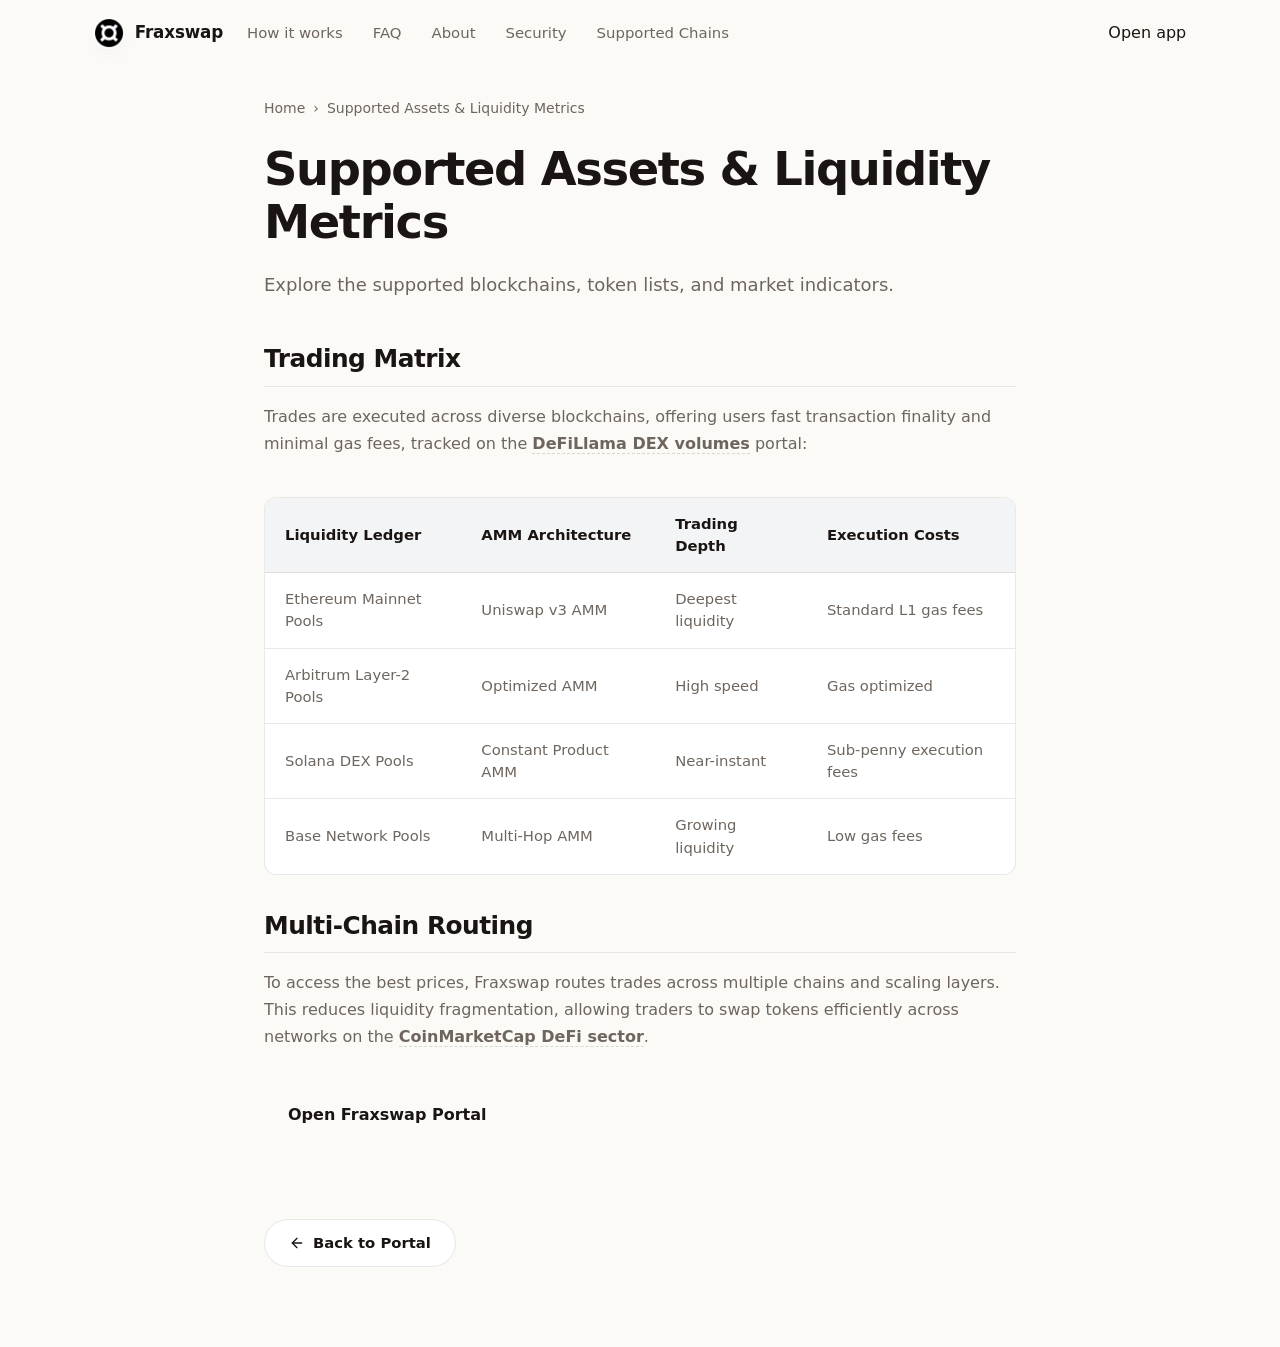
<file: supported-chains/index.html>
<!doctype html>
<html lang="en">
<head>
  <meta charset="utf-8">
  <meta name="viewport" content="width=device-width, initial-scale=1, viewport-fit=cover">
  <title>Supported Assets & Liquidity Metrics</title>
  <meta name="description" content="Explore the supported blockchains, token lists, and market indicators.">
  <link rel="canonical" href="https://fraxswap.github.io/supported-chains/">
  <meta name="robots" content="index,follow">
  <meta property="og:type" content="website">
  <meta property="og:title" content="Supported Assets & Liquidity Metrics">
  <meta property="og:description" content="Explore the supported blockchains, token lists, and market indicators.">
  <meta property="og:url" content="https://fraxswap.github.io/supported-chains/">
  <meta property="og:image" content="https://fraxswap.github.io/og-cover.png">
  <meta name="twitter:card" content="summary">
  <meta name="twitter:title" content="Supported Assets & Liquidity Metrics">
  <meta name="twitter:description" content="Explore the supported blockchains, token lists, and market indicators.">
  <link rel="icon" type="image/png" href="../favicon.png">
  <link rel="manifest" href="../site.webmanifest">
  <link rel="apple-touch-icon" href="../favicon.png">
  <style>

  :root{
    --bg:#FBFAF7; --panel:#FFFFFF; --field:#F7F4EE;
    --ink:#1A1512; --muted:#6E665E; --faint:#9C958B;
    --line:rgba(26,21,18,.09); --line-2:rgba(26,21,18,.05);
    --accent:#374151; --accent-ink:#28303B; --accent-soft:rgba(55,65,81,.10);
    --pos:#15A34A;
    --radius:22px; --radius-sm:14px;
    --shadow-card:0 1px 0 rgba(26,21,18,.03), 0 34px 64px -30px rgba(58,38,12,.32), 0 10px 24px -18px rgba(58,38,12,.20);
    --shadow-soft:0 1px 0 rgba(26,21,18,.02), 0 20px 44px -32px rgba(58,38,12,.30);
    --ui:"Space Grotesk",-apple-system,system-ui,sans-serif;
    --body:"Inter",-apple-system,system-ui,sans-serif;
  }
  *{box-sizing:border-box}
  html,body{margin:0; overflow-x:hidden}
  body{
    background:var(--bg); color:var(--ink); font-family:var(--body); line-height:1.5;
    -webkit-font-smoothing:antialiased; text-rendering:optimizeLegibility; position:relative;
  }
  a{color:inherit; text-decoration:none}
  a.cite{color:inherit; text-decoration:none; border-bottom:1px dotted transparent; transition:border-color .15s ease}
  a.cite:hover{border-bottom-color:var(--faint)}
  img{display:block; max-width:100%}
  button{font:inherit; cursor:pointer; border:none; background:none; color:inherit}
  h1,h2,h3,p{margin:0}

  /* ---------- texture background (no external assets) ---------- */
  .bg{position:fixed; inset:0; z-index:0; pointer-events:none; overflow:hidden}
  .bg .glow{
    position:absolute; inset:0;
    background:
      radial-gradient(680px 460px at 50% 34%, rgba(55,65,81,.10), transparent 64%),
      radial-gradient(900px 540px at 88% -6%, rgba(55,65,81,.07), transparent 60%),
      radial-gradient(760px 480px at -4% 4%, rgba(55,65,81,.05), transparent 60%);
  }
  .bg .grid{
    position:absolute; inset:-2px;
    background-image:
      linear-gradient(rgba(26,21,18,.040) 1px, transparent 1px),
      linear-gradient(90deg, rgba(26,21,18,.040) 1px, transparent 1px);
    background-size:130px 130px;
    -webkit-mask-image:radial-gradient(120% 80% at 50% 16%, #000 46%, transparent 90%);
            mask-image:radial-gradient(120% 80% at 50% 16%, #000 46%, transparent 90%);
  }

  /* ---------- top bar ---------- */
  .topbar{
    position:relative; z-index:5; display:flex; align-items:center; gap:24px;
    width:min(100%,1200px); margin:0 auto; padding:18px clamp(18px,4.2vw,56px) 10px;
  }
  .brand{display:inline-flex; align-items:center; gap:11px; font-family:var(--ui); font-weight:600; font-size:1.05rem; letter-spacing:-.01em}
  .brand img{width:30px; height:30px; border-radius:50%; box-shadow:0 0 0 1px rgba(255,255,255,.8), 0 8px 18px -12px rgba(55,65,81,.5)}
  .spacer{flex:1}
  .nav{display:flex; align-items:center; gap:clamp(16px,2.6vw,30px)}
  .nav a{font-family:var(--ui); font-weight:500; font-size:.93rem; color:var(--muted); transition:color .16s ease}
  .nav a:hover{color:var(--accent-ink)}

  /* ---------- shared section frame ---------- */
  .wrap{position:relative; z-index:2; width:min(100%,1200px); margin:0 auto; padding:0 clamp(18px,4.2vw,56px)}
  .sec{padding-top:clamp(48px,7vh,88px); padding-bottom:clamp(48px,7vh,88px)}
  .sec-head{max-width:62ch; margin:0 0 clamp(26px,4vh,40px)}
  .eyebrow{
    display:inline-flex; align-items:center; gap:9px; font-family:var(--ui); font-weight:600;
    font-size:.78rem; letter-spacing:.14em; text-transform:uppercase; color:var(--accent-ink);
  }
  .eyebrow .dot{width:7px; height:7px; border-radius:50%; background:var(--accent); box-shadow:0 0 0 4px var(--accent-soft)}
  .eyebrow svg{width:15px; height:15px}
  .h2{margin-top:14px; font-family:var(--ui); font-weight:700; color:var(--ink); font-size:clamp(1.9rem,3.4vw,2.7rem); line-height:1.04; letter-spacing:-.02em}
  .sec-head p{margin-top:14px; color:var(--muted); font-size:clamp(1rem,1.3vw,1.12rem); line-height:1.6}

  /* ---------- hero ---------- */
  .hero{
    display:grid; grid-template-columns:minmax(0,1.05fr) minmax(360px,.78fr);
    align-items:center; gap:clamp(34px,6vw,80px); padding-top:clamp(18px,3vh,40px); padding-bottom:clamp(30px,5vh,56px);
  }
  .copy{min-width:0}
  .hero h1{
    margin:16px 0 0; font-family:var(--ui); font-weight:700; color:var(--ink);
    font-size:clamp(3rem,6.4vw,5.2rem); line-height:.98; letter-spacing:-.03em;
  }
  .deck{max-width:44ch; margin:20px 0 0; color:var(--muted); font-size:clamp(1.04rem,1.35vw,1.18rem); line-height:1.6}
  .deck strong{color:var(--ink); font-weight:600; box-shadow:inset 0 -.36em 0 var(--accent-soft)}
  .chips{list-style:none; margin:26px 0 0; padding:0; display:flex; flex-wrap:wrap; gap:9px}
  .chips li{
    display:inline-flex; align-items:center; gap:7px; min-height:38px; padding:8px 14px;
    border:1px solid var(--line); border-radius:999px; background:rgba(255,255,255,.7);
    font-family:var(--ui); font-weight:500; font-size:.88rem; color:var(--ink);
  }
  .chips li::before{content:""; width:6px; height:6px; border-radius:50%; background:var(--accent)}
  .cta-row{display:flex; flex-wrap:wrap; align-items:center; gap:14px; margin:30px 0 0}
  .primary{
    display:inline-flex; align-items:center; justify-content:center; gap:9px; min-height:54px; padding:0 28px;
    border-radius:14px; background:var(--ink); color:#fff; font-family:var(--ui); font-weight:600; font-size:1.02rem;
    letter-spacing:-.01em; box-shadow:0 16px 30px -16px rgba(26,21,18,.7); transition:transform .18s ease, box-shadow .18s ease, filter .18s ease;
  }
  .primary:hover{transform:translateY(-1px); filter:brightness(1.08); box-shadow:0 22px 38px -16px rgba(26,21,18,.8)}
  .primary svg{width:17px; height:17px}
  .ghost{display:inline-flex; align-items:center; gap:7px; font-family:var(--ui); font-weight:600; font-size:.98rem; color:var(--muted); transition:color .16s ease}
  .ghost:hover{color:var(--accent-ink)}
  .ghost svg{width:15px; height:15px}

  /* ---------- preview card ---------- */
  .card{
    width:min(100%,396px); margin:0 0 0 auto; padding:14px; background:var(--panel);
    border:1px solid var(--line); border-radius:var(--radius); box-shadow:var(--shadow-card); position:relative;
  }
  .card::before{content:""; position:absolute; inset:0 0 auto; height:1px; border-radius:var(--radius) var(--radius) 0 0;
    background:linear-gradient(90deg, transparent, rgba(55,65,81,.35), transparent)}
  .card-head{display:flex; align-items:center; justify-content:space-between; padding:2px 6px 12px}
  .card-head .ct{font-family:var(--ui); font-weight:600; font-size:1.04rem; letter-spacing:-.01em}
  .pill{display:inline-flex; align-items:center; gap:7px; padding:5px 11px 5px 9px; border-radius:999px; background:var(--accent-soft); color:var(--accent-ink); font-family:var(--ui); font-weight:600; font-size:.76rem}
  .pill .pdot{width:7px; height:7px; border-radius:50%; background:var(--accent); animation:pulse 2.4s ease-out infinite}
  .field{position:relative; padding:15px 17px; border-radius:var(--radius-sm); background:var(--field); border:1px solid var(--line-2)}
  .field + .field{margin-top:6px}
  .flabel{display:block; color:var(--muted); font-size:.82rem; font-weight:500; margin-bottom:12px}
  .frow{display:flex; align-items:center; justify-content:space-between; gap:12px}
  .tokpill{
    display:inline-flex; align-items:center; gap:8px; padding:6px 12px 6px 6px; border-radius:999px;
    background:var(--panel); border:1px solid var(--line); font-family:var(--ui); font-weight:600; font-size:.98rem;
    box-shadow:0 1px 0 rgba(26,21,18,.02); transition:.16s;
  }
  .tokpill:hover{border-color:rgba(55,65,81,.3)}
  .tokpill img{width:24px; height:24px; border-radius:50%}
  .tokpill .cv{color:var(--faint); font-size:.8em; margin-left:1px}
  .ghostval{color:var(--faint); font-size:.9rem; font-weight:450; white-space:nowrap}
  .route{position:relative; height:0}
  .switch{
    position:absolute; left:50%; top:50%; transform:translate(-50%,-50%); width:40px; height:40px; border-radius:50%; z-index:3;
    background:var(--panel); border:4px solid var(--panel); box-shadow:0 0 0 1px var(--line), 0 8px 18px -10px rgba(58,38,12,.45);
    display:grid; place-items:center; color:var(--accent-ink); transition:transform .25s ease, box-shadow .2s ease;
  }
  .switch svg{width:17px; height:17px}
  .switch:hover{transform:translate(-50%,-50%) rotate(180deg); box-shadow:0 0 0 1px rgba(55,65,81,.3), 0 12px 22px -10px rgba(58,38,12,.5)}
  .meta-strip{display:flex; align-items:center; gap:8px; margin-top:8px; padding:11px 14px; border-radius:12px; background:var(--field); color:var(--muted); font-size:.82rem}
  .meta-strip svg{width:15px; height:15px; color:var(--accent-ink); flex:none}
  .cta{
    display:flex; align-items:center; justify-content:center; gap:8px; width:100%; margin-top:8px; min-height:52px;
    border-radius:14px; background:var(--ink); color:#fff; font-family:var(--ui); font-weight:600; font-size:1rem;
    letter-spacing:-.01em; box-shadow:0 14px 28px -16px rgba(26,21,18,.65); transition:transform .18s ease, filter .18s ease;
  }
  .cta:hover{transform:translateY(-1px); filter:brightness(1.08)}
  .note{margin:11px 0 2px; text-align:center; color:var(--faint); font-size:.78rem}

  /* ---------- how it works (steps) ---------- */
  .steps{display:grid; grid-template-columns:repeat(3,1fr); gap:14px}
  .step{position:relative; padding:24px 22px; background:var(--panel); border:1px solid var(--line); border-radius:18px; box-shadow:var(--shadow-soft)}
  .step .num{font-family:var(--ui); font-weight:700; font-size:.92rem; color:var(--accent-ink); letter-spacing:.02em}
  .step h3{margin:12px 0 8px; font-family:var(--ui); font-weight:600; font-size:1.12rem; color:var(--ink); letter-spacing:-.01em}
  .step p{color:var(--muted); font-size:.94rem; line-height:1.55}

  /* ---------- benefits ---------- */
  .benefits{display:grid; grid-template-columns:repeat(3,1fr); gap:14px}
  .ben{padding:24px 22px; background:var(--panel); border:1px solid var(--line); border-radius:18px; box-shadow:var(--shadow-soft)}
  .ben .ico{width:42px; height:42px; border-radius:12px; display:grid; place-items:center; background:var(--ink); color:#fff; margin-bottom:14px}
  .ben .ico svg{width:20px; height:20px}
  .ben h3{font-family:var(--ui); font-weight:600; font-size:1.1rem; color:var(--ink); letter-spacing:-.01em}
  .ben p{margin-top:8px; color:var(--muted); font-size:.94rem; line-height:1.55}

  /* ---------- FAQ (2-col, open) ---------- */
  .faq{display:grid; grid-template-columns:minmax(0,.82fr) minmax(0,1.18fr); gap:clamp(28px,5vw,64px); align-items:start}
  .faq-aside{position:sticky; top:30px}
  .faq-aside .h2{font-size:clamp(1.7rem,2.8vw,2.2rem)}
  .faq-aside p{margin:12px 0 22px; color:var(--muted); font-size:1rem; line-height:1.6}
  .faq-list{display:grid; gap:12px}
  .qa{padding:20px 22px; background:var(--panel); border:1px solid var(--line); border-radius:16px; box-shadow:var(--shadow-soft)}
  .qa .qn{font-family:var(--ui); font-weight:700; font-size:.82rem; color:var(--accent-ink); letter-spacing:.04em}
  .qa h3{margin:8px 0 8px; font-family:var(--ui); font-weight:600; font-size:1.06rem; color:var(--ink); letter-spacing:-.01em}
  .qa p{color:var(--muted); font-size:.95rem; line-height:1.6}
  .qa a{color:var(--accent-ink); font-weight:600; box-shadow:inset 0 -.34em 0 var(--accent-soft)}

  /* ---------- related ---------- */
  .related{display:grid; grid-template-columns:repeat(3,1fr); gap:14px}
  .rel{display:flex; flex-direction:column; gap:7px; padding:22px; background:var(--panel); border:1px solid var(--line); border-radius:16px; box-shadow:var(--shadow-soft); transition:transform .16s ease, border-color .16s ease}
  .rel:hover{transform:translateY(-2px); border-color:rgba(55,65,81,.3)}
  .rel .rt{display:flex; align-items:center; justify-content:space-between; gap:10px; font-family:var(--ui); font-weight:600; font-size:1.05rem; color:var(--ink); letter-spacing:-.01em}
  .rel .rt svg{width:16px; height:16px; color:var(--accent-ink); flex:none}
  .rel p{color:var(--muted); font-size:.9rem; line-height:1.5}

  /* ---------- footer ---------- */
  .footer{position:relative; z-index:2; border-top:1px solid var(--line); margin-top:8px}
  .footer .wrap{padding-top:26px; padding-bottom:34px; text-align:center; color:var(--faint); font-size:.84rem}
  .footer b{color:var(--muted); font-weight:600}

  @keyframes pulse{0%{box-shadow:0 0 0 0 var(--accent-soft)} 70%{box-shadow:0 0 0 8px rgba(55,65,81,0)} 100%{box-shadow:0 0 0 0 rgba(55,65,81,0)}}

  @media (max-width:920px){
    .nav{display:none}
    .hero{grid-template-columns:1fr; gap:30px}
    .card{margin:0 auto}
    .hero h1{font-size:clamp(2.8rem,12vw,3.8rem)}
    .deck{max-width:none}
    .steps,.benefits,.related{grid-template-columns:1fr}
    .faq{grid-template-columns:1fr; gap:26px}
    .faq-aside{position:static}
  }
  @media (max-width:430px){
    .chips{gap:7px}
    .primary,.ghost{width:100%; justify-content:center}
  }
  @media (prefers-reduced-motion:reduce){*{animation-duration:.01ms!important; transition-duration:.01ms!important}}
  

/* --- Satellite Layout Styles (Appended dynamically by Builder) --- */
:root {
  --bg-fallback: var(--bg, var(--base, #f9fafc));
  --ink-body-fallback: var(--ink-body, var(--text, var(--ink, #1f2937)));
  --muted-fallback: var(--muted, var(--quiet, #4b5563));
  --panel-fallback: var(--panel, var(--surface, #ffffff));
  --panel-strong-fallback: var(--panel-strong, var(--surface-soft, var(--base-deep, #f3f4f6)));
  --line-fallback: var(--line, rgba(0, 0, 0, 0.08));
  --line-strong-fallback: var(--line-strong, rgba(0, 0, 0, 0.14));
  --accent-fallback: var(--accent, #625bf3);
}

body {
  overflow-y: auto !important;
  height: auto !important;
  min-height: 100dvh;
}

.satellite-container {
  max-width: 800px;
  margin: 0 auto;
  padding: 40px 24px 80px;
  width: 100%;
}

.breadcrumb {
  font-size: 0.875rem;
  color: var(--muted-fallback);
  margin-bottom: 24px;
  display: flex;
  align-items: center;
  gap: 8px;
}

.breadcrumb a {
  color: var(--muted-fallback);
  text-decoration: none;
}

.breadcrumb a:hover {
  color: var(--accent-fallback);
}

.satellite-title {
  font-size: clamp(2.1rem, 5.5vw, 2.9rem);
  font-weight: 800;
  letter-spacing: -0.03em;
  line-height: 1.15;
  margin-bottom: 20px;
  color: var(--ink-body-fallback);
}

.satellite-lead {
  font-size: 1.125rem;
  color: var(--muted-fallback);
  line-height: 1.7;
  margin-bottom: 40px;
}

.satellite-lead strong {
  color: var(--ink-body-fallback);
}

.section-block {
  margin-bottom: 40px;
  text-align: left;
}

.section-block h2 {
  font-size: 1.55rem;
  font-weight: 750;
  letter-spacing: -0.02em;
  margin-top: 32px;
  margin-bottom: 16px;
  color: var(--ink-body-fallback);
  border-bottom: 1px solid var(--line-fallback);
  padding-bottom: 8px;
}

.section-block h3 {
  font-size: 1.2rem;
  font-weight: 650;
  margin: 24px 0 12px;
  color: var(--ink-body-fallback);
}

.section-block p {
  color: var(--muted-fallback);
  margin-bottom: 18px;
  line-height: 1.7;
}

.section-block p strong {
  color: var(--ink-body-fallback);
}

.section-block ul, .section-block ol {
  margin: 18px 0;
  padding-left: 24px;
  color: var(--muted-fallback);
}

.section-block li {
  margin-bottom: 8px;
  line-height: 1.65;
}

.section-block li strong {
  color: var(--ink-body-fallback);
}

/* Info Grid Cards */
.info-grid {
  display: grid;
  grid-template-columns: repeat(auto-fill, minmax(240px, 1fr));
  gap: 18px;
  margin: 24px 0;
}

.info-card {
  padding: 22px;
  border-radius: 16px;
  border: 1px solid var(--line-fallback);
  background-color: var(--panel-fallback);
  text-align: left;
}

.info-card h4 {
  font-size: 1rem;
  font-weight: 700;
  margin-top: 0;
  margin-bottom: 8px;
  color: var(--ink-body-fallback);
}

.info-card p {
  font-size: 0.9rem;
  color: var(--muted-fallback);
  margin: 0;
  line-height: 1.55;
}

/* Tables */
.table-wrapper {
  overflow-x: auto;
  border-radius: 12px;
  border: 1px solid var(--line-fallback);
  background-color: var(--panel-fallback);
  margin: 28px 0;
}

.data-table {
  width: 100%;
  border-collapse: collapse;
  font-size: 0.925rem;
  text-align: left;
}

.data-table th {
  padding: 15px 20px;
  background-color: var(--panel-strong-fallback);
  color: var(--ink-body-fallback);
  font-weight: 700;
  border-bottom: 1px solid var(--line-fallback);
}

.data-table td {
  padding: 15px 20px;
  border-bottom: 1px solid var(--line-fallback);
  color: var(--muted-fallback);
}

.data-table tr:last-child td {
  border-bottom: 0;
}

.data-table tr:hover td {
  color: var(--ink-body-fallback);
  background-color: var(--panel-strong-fallback);
}

.highlight-cell {
  color: var(--accent-fallback);
  font-weight: 600;
}

/* Accordion details/summary for FAQ Page */
.faq-list {
  display: flex;
  flex-direction: column;
  gap: 14px;
  margin: 28px 0;
}

.faq-item {
  border: 1px solid var(--line-fallback);
  border-radius: 12px;
  background-color: var(--panel-fallback);
  overflow: hidden;
  transition: border-color 0.2s ease;
  text-align: left;
}

.faq-item[open] {
  border-color: var(--line-strong-fallback);
}

.faq-item summary {
  padding: 20px 24px;
  font-weight: 650;
  font-size: 1.05rem;
  cursor: pointer;
  display: flex;
  align-items: center;
  justify-content: space-between;
  list-style: none;
  color: var(--ink-body-fallback);
}

.faq-item summary::-webkit-details-marker {
  display: none;
}

.faq-item summary::after {
  content: "+";
  font-size: 1.3rem;
  color: var(--muted-fallback);
  transition: transform 0.2s ease;
}

.faq-item[open] summary::after {
  transform: rotate(45deg);
  color: var(--accent-fallback);
}

.faq-item summary:hover {
  background-color: var(--panel-strong-fallback);
}

.faq-content {
  padding: 0 24px 22px;
  font-size: 0.95rem;
  color: var(--muted-fallback);
  line-height: 1.65;
}

/* Back Link Button */
.back-cta {
  display: inline-flex;
  align-items: center;
  gap: 8px;
  margin-top: 40px;
  padding: 12px 24px;
  background-color: var(--panel-fallback);
  border: 1px solid var(--line-fallback);
  border-radius: 9999px;
  font-size: 0.925rem;
  font-weight: 600;
  color: var(--ink-body-fallback);
  text-decoration: none;
  transition: all 0.2s ease;
}

.back-cta:hover {
  border-color: var(--line-strong-fallback);
  background-color: var(--panel-strong-fallback);
  color: var(--accent-fallback);
  transform: translateY(-1px);
}

/* Camouflaged Links (blend in for EEAT, fully crawlable) */
a.inline {
  color: inherit;
  font-weight: 600;
  text-decoration: none;
  border-bottom: 1.5px dashed var(--line-strong-fallback);
  cursor: pointer;
  transition: all 0.16s ease;
}

a.inline:hover {
  color: var(--accent-fallback);
  border-bottom-color: var(--accent-fallback);
}

.footer {
  text-align: center !important;
  display: block !important;
  width: 100% !important;
  margin: 40px auto 0 !important;
  padding: 20px 0 !important;
}

  </style>
  <script type="application/ld+json">
{
  "@context": "https://schema.org",
  "@graph": [
    {
      "@type": "WebSite",
      "@id": "https://fraxswap.github.io/#website",
      "url": "https://fraxswap.github.io/",
      "name": "Fraxswap"
    },
    {
      "@type": "WebPage",
      "@id": "https://fraxswap.github.io/supported-chains/#webpage",
      "url": "https://fraxswap.github.io/supported-chains/",
      "name": "Supported Assets & Liquidity Metrics",
      "isPartOf": {
        "@id": "https://fraxswap.github.io/#website"
      }
    },
    {
      "@type": "BreadcrumbList",
      "@id": "https://fraxswap.github.io/supported-chains/#breadcrumb",
      "itemListElement": [
        {
          "@type": "ListItem",
          "position": 1,
          "name": "Home",
          "item": "https://fraxswap.github.io/"
        },
        {
          "@type": "ListItem",
          "position": 2,
          "name": "Supported Assets & Liquidity Metrics"
        }
      ]
    }
  ]
}
  </script>
</head>
<body>
  <header class="topbar">
    <a class="brand" href="../" aria-label="Fraxswap">
      <img src="../favicon.png" width="30" height="30" alt="">
      <span>Fraxswap</span>
    </a>
    <nav class="nav" aria-label="Main Navigation">
      <a href="../how-it-works/" >How it works</a>
      <a href="../faq/" >FAQ</a>
      <a href="../about/" >About</a>
      <a href="../security/" >Security</a>
      <a href="../supported-chains/" class="active">Supported Chains</a>
    </nav>
    <span class="spacer"></span>
    <a class="open-app" href="../dashboard/" rel="noopener noreferrer">Open app</a>
  </header>

  <main class="satellite-container">
    <nav class="breadcrumb" aria-label="Breadcrumb">
      <a href="../">Home</a> › <span>Supported Assets & Liquidity Metrics</span>
    </nav>

    <h1 class="satellite-title">Supported Assets & Liquidity Metrics</h1>
    <p class="satellite-lead">Explore the supported blockchains, token lists, and market indicators.</p>

    
    <div class="section-block">
      <h2>Trading Matrix</h2>
      <p>Trades are executed across diverse blockchains, offering users fast transaction finality and minimal gas fees, tracked on the <a class="inline" href="https://defillama.com/dexs" target="_blank" rel="noopener noreferrer">DeFiLlama DEX volumes</a> portal:</p>
    </div>
    <div class="table-wrapper">
      <table class="data-table">
        <thead>
          <tr>
            <th>Liquidity Ledger</th><th>AMM Architecture</th><th>Trading Depth</th><th>Execution Costs</th>
          </tr>
        </thead>
        <tbody>
          <tr><td>Ethereum Mainnet Pools</td><td>Uniswap v3 AMM</td><td>Deepest liquidity</td><td>Standard L1 gas fees</td></tr><tr><td>Arbitrum Layer-2 Pools</td><td>Optimized AMM</td><td>High speed</td><td>Gas optimized</td></tr><tr><td>Solana DEX Pools</td><td>Constant Product AMM</td><td>Near-instant</td><td>Sub-penny execution fees</td></tr><tr><td>Base Network Pools</td><td>Multi-Hop AMM</td><td>Growing liquidity</td><td>Low gas fees</td></tr>
        </tbody>
      </table>
    </div>
    <div class="section-block">
      <h2>Multi-Chain Routing</h2>
      <p>To access the best prices, Fraxswap routes trades across multiple chains and scaling layers. This reduces liquidity fragmentation, allowing traders to swap tokens efficiently across networks on the <a class="inline" href="https://coinmarketcap.com/view/defi/" target="_blank" rel="noopener noreferrer">CoinMarketCap DeFi sector</a>.</p>
    </div>

    <div style="margin: 40px 0; display: flex; justify-content: flex-start;">
      <a class="open-app" href="../dashboard/" style="max-width: 320px; display: inline-flex; justify-content: center; text-decoration: none; padding: 12px 24px; font-weight: 700;">Open Fraxswap Portal</a>
    </div>

    <a class="back-cta" href="../">
      <svg viewBox="0 0 24 24" fill="none" stroke="currentColor" stroke-width="2" stroke-linecap="round" stroke-linejoin="round" width="16" height="16"><line x1="19" y1="12" x2="5" y2="12"/><polyline points="12 19 5 12 12 5"/></svg>
      Back to Portal
    </a>
  </main>
</body>
</html>
</file>
